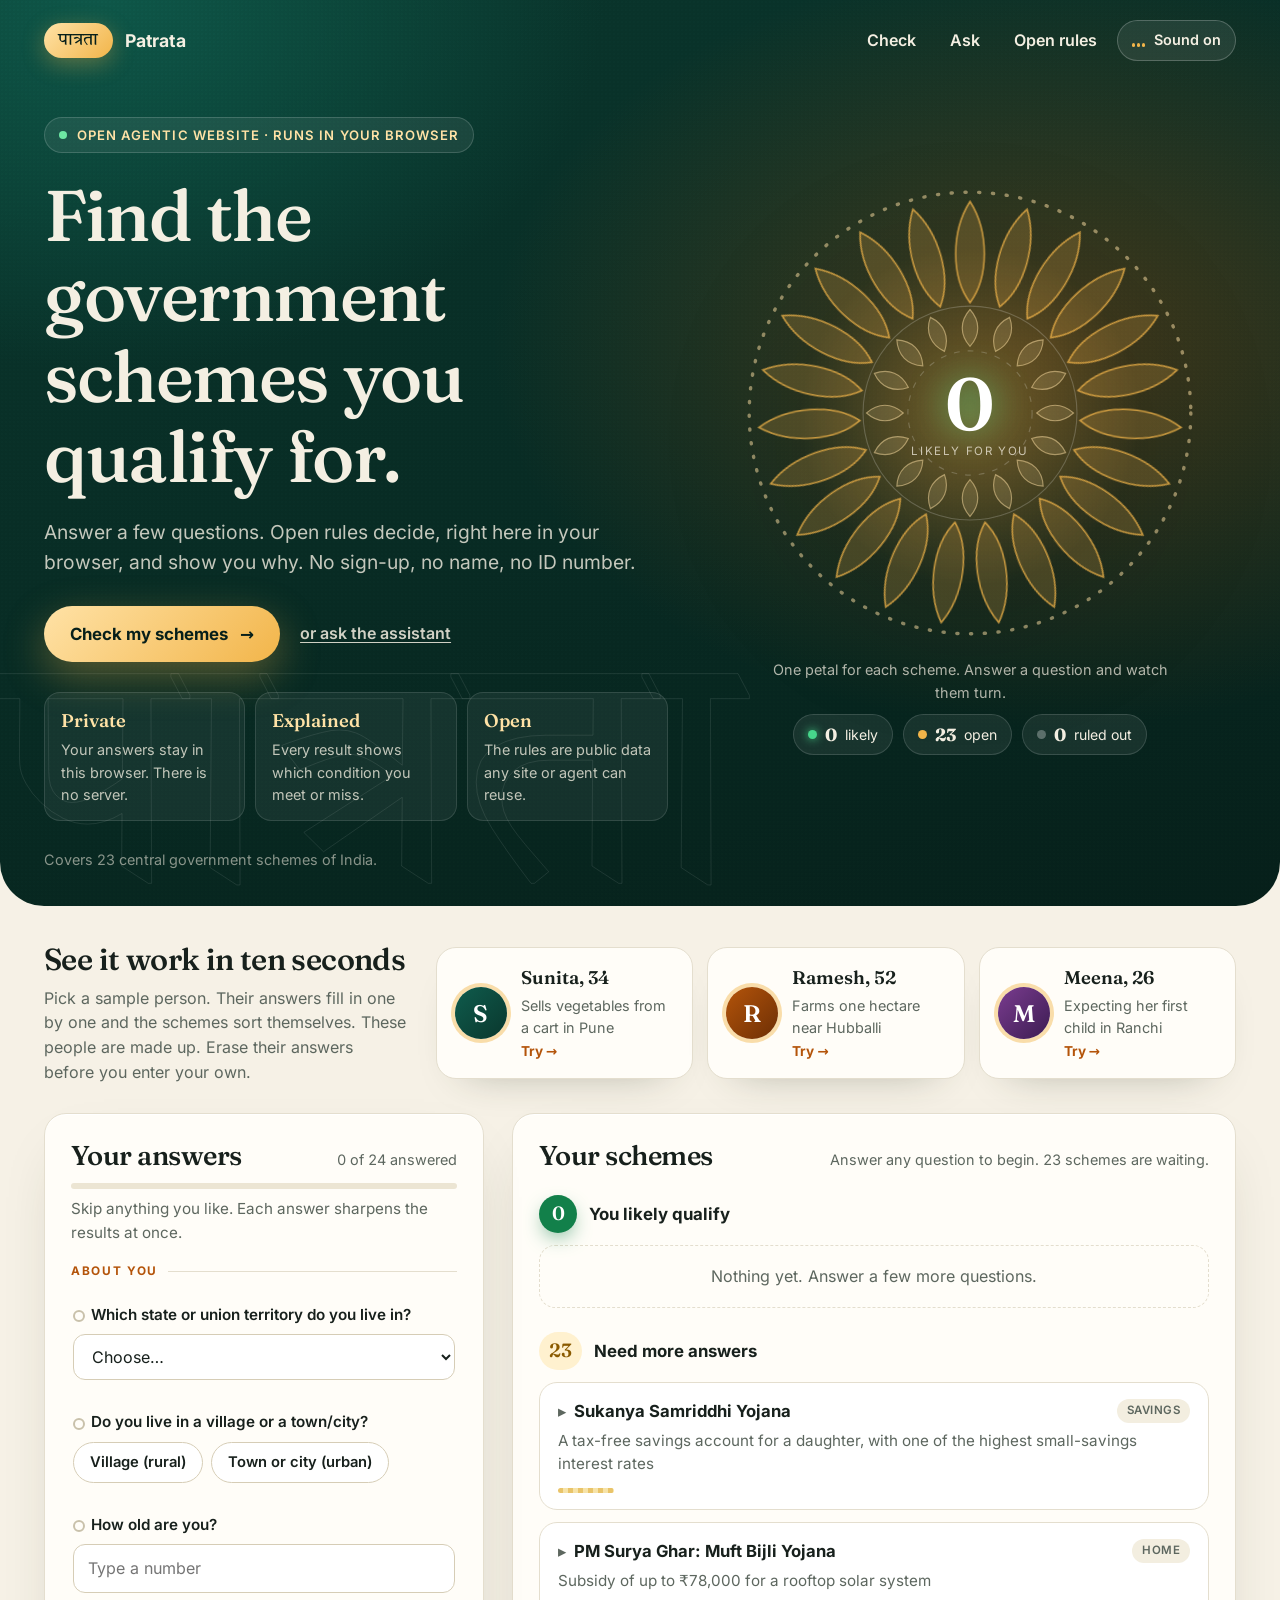
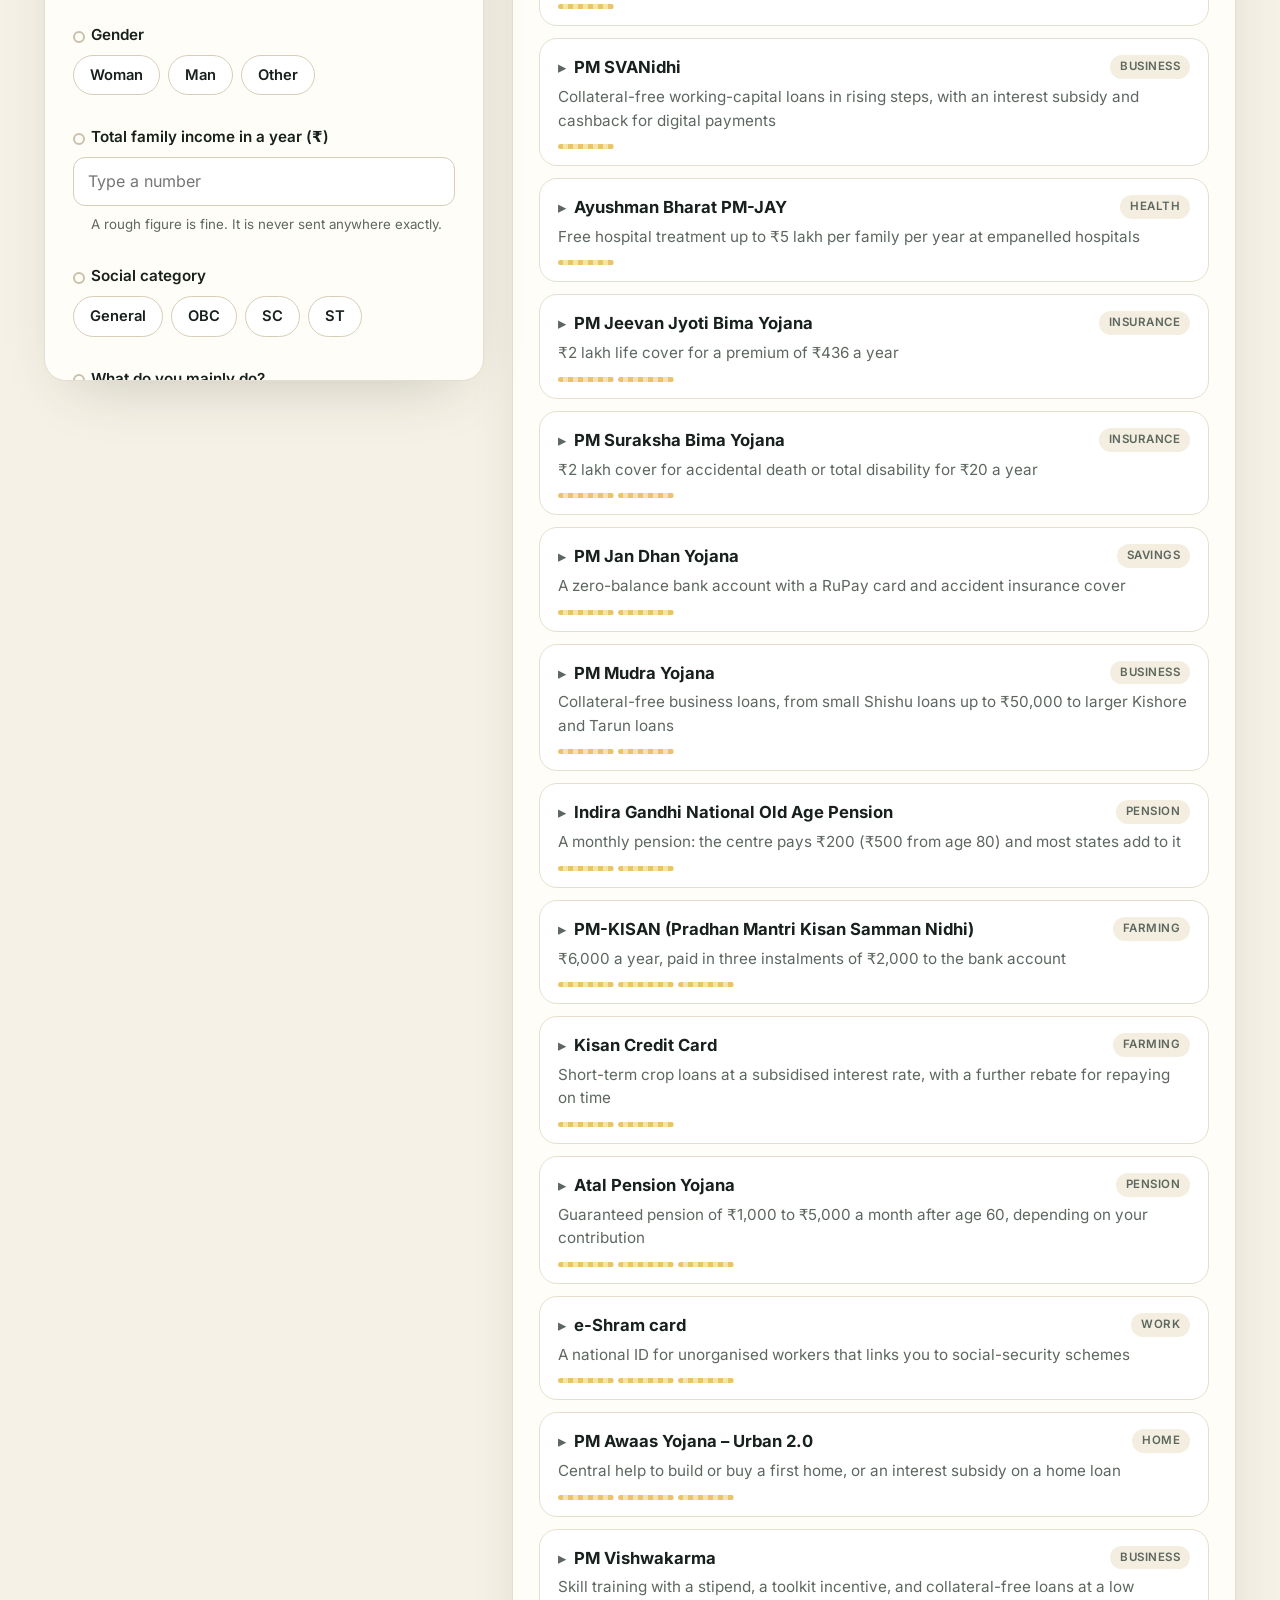
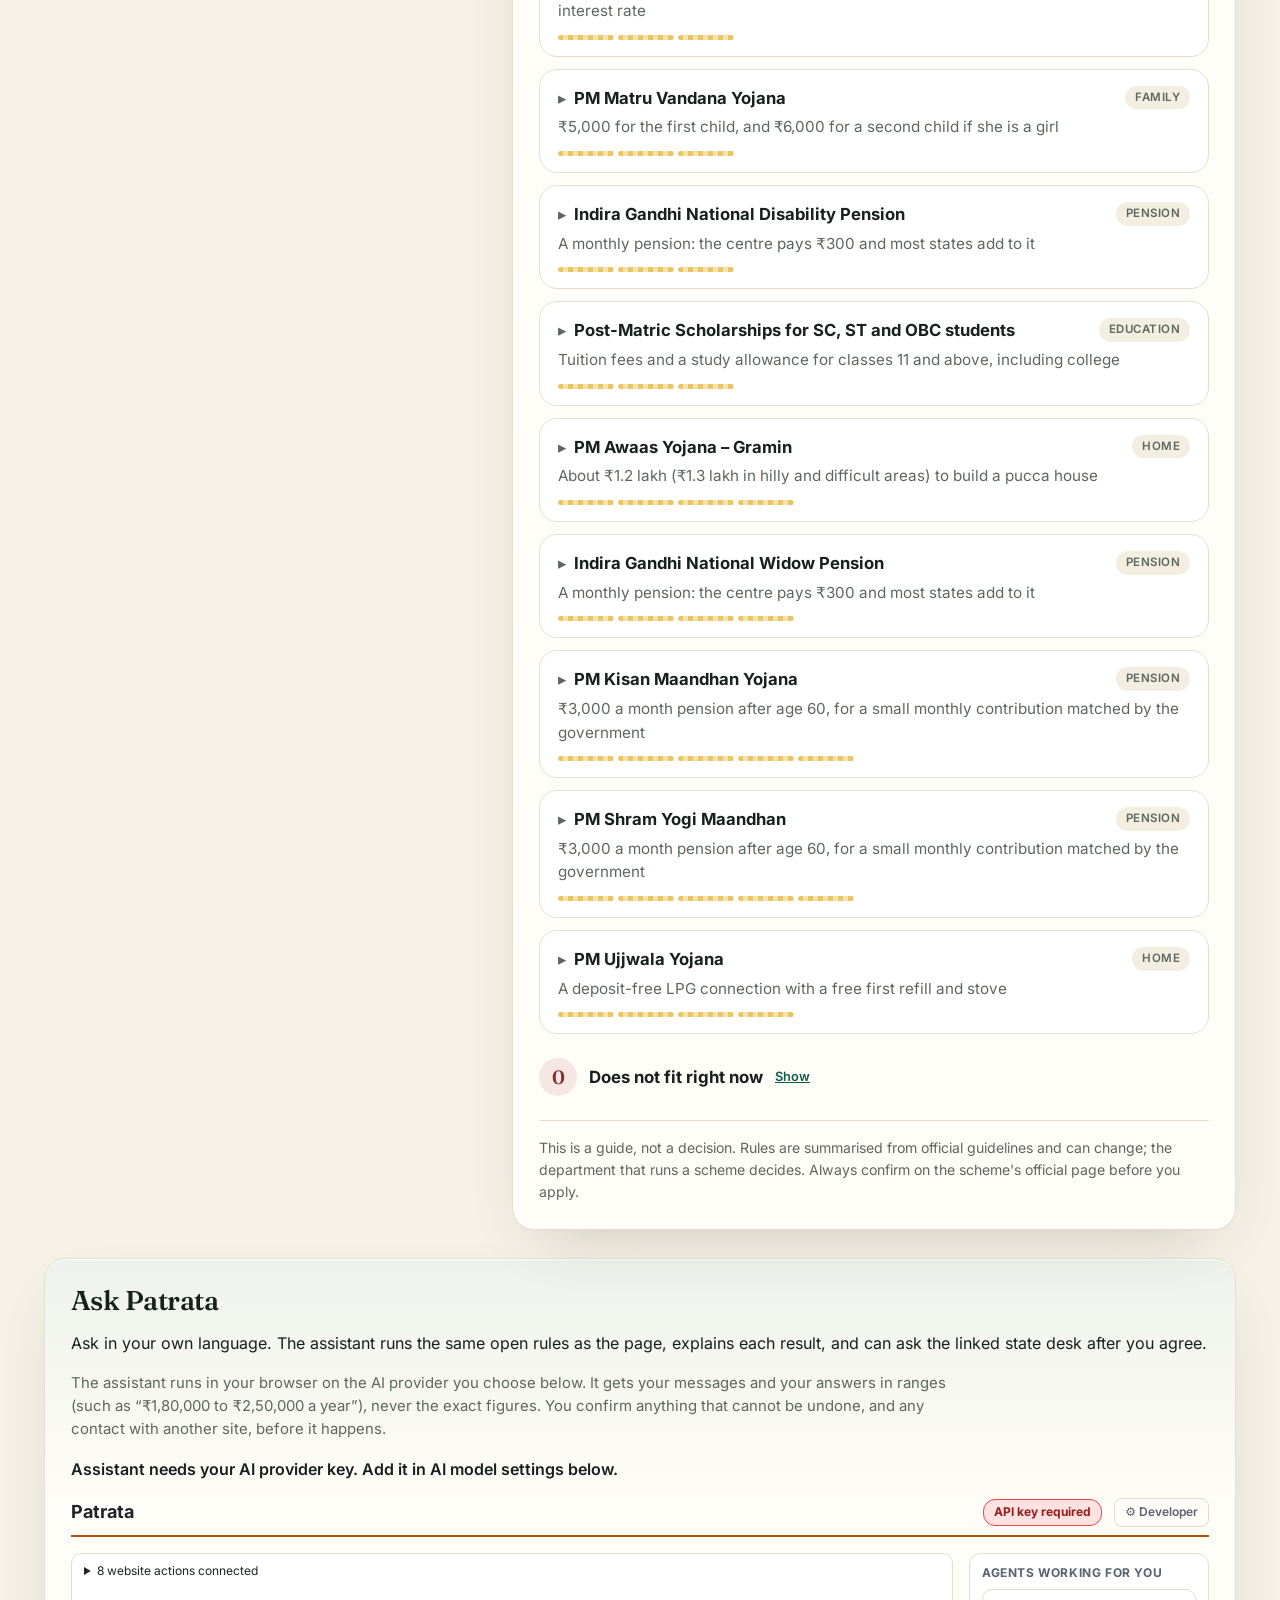
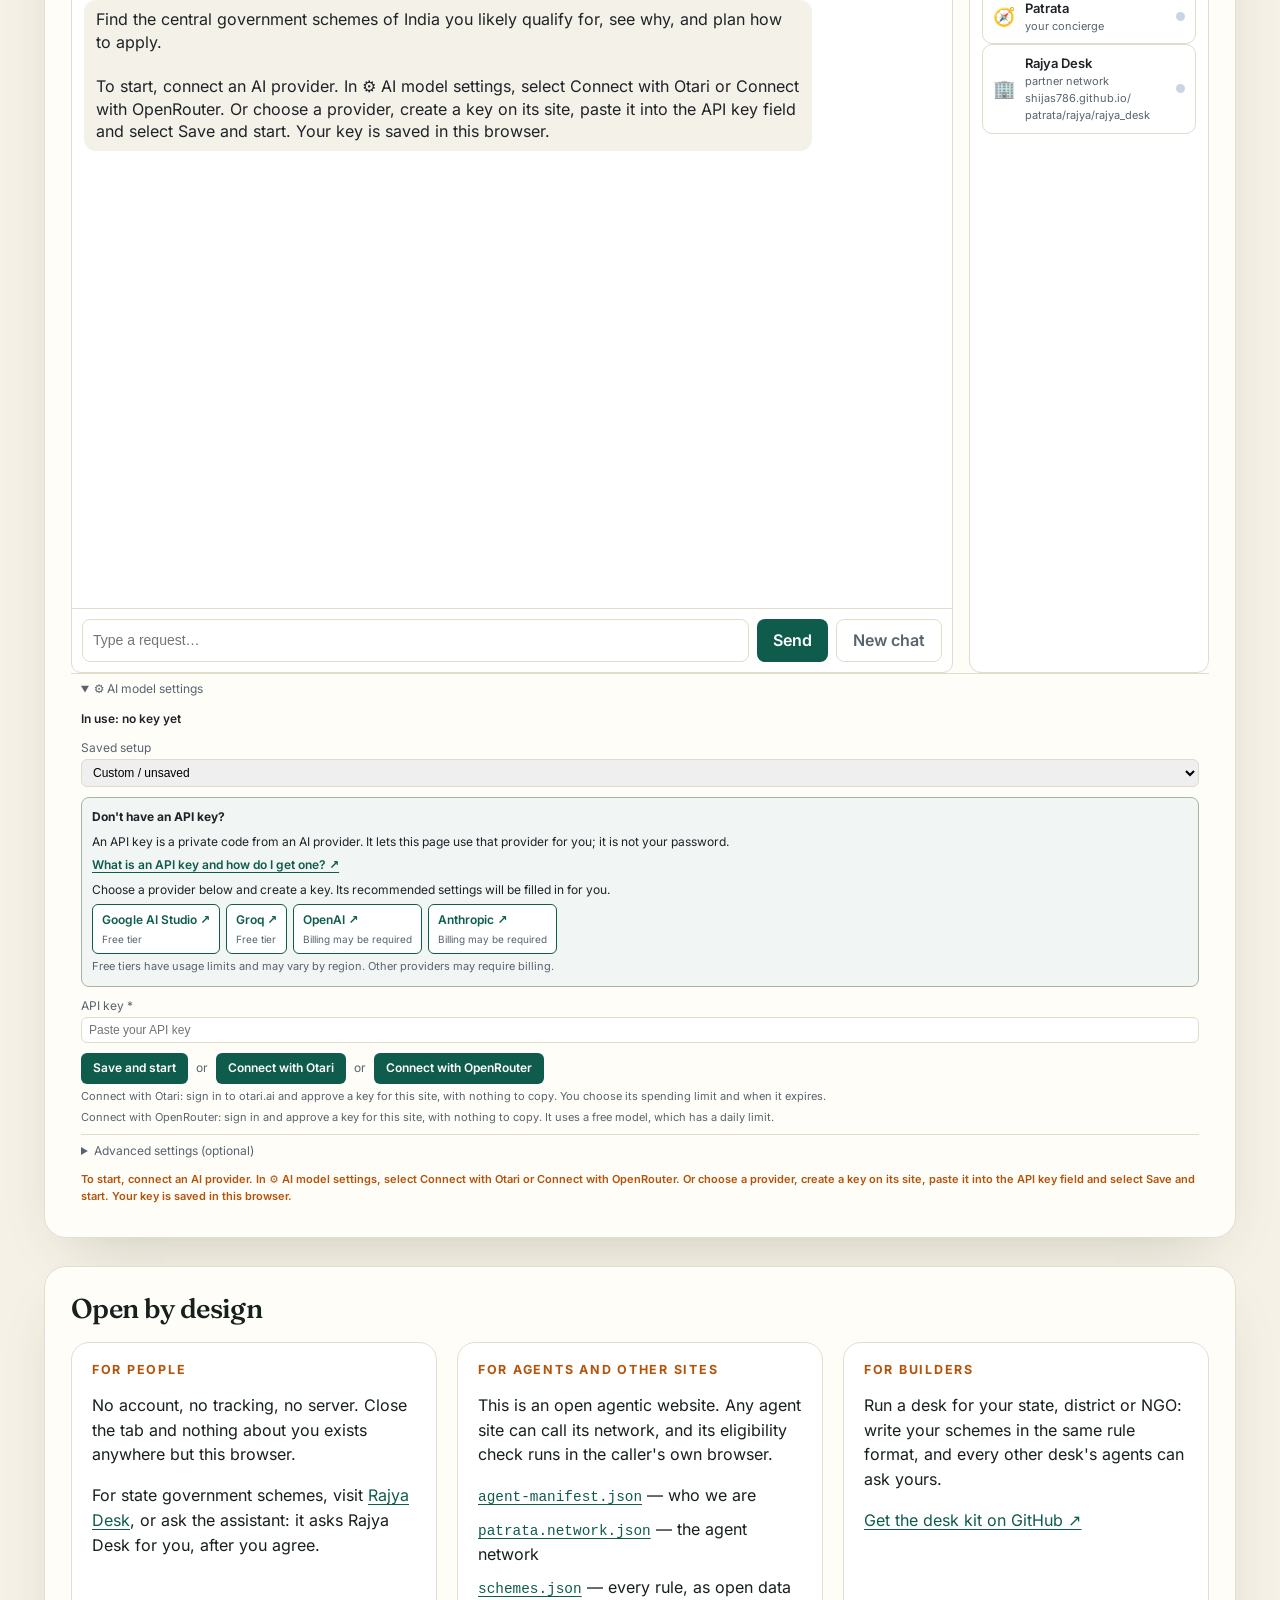
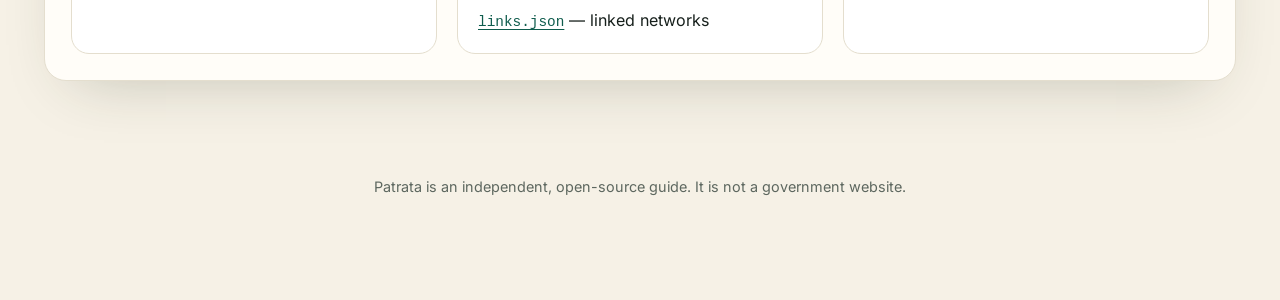
<file: index.html>
<!doctype html>
<html lang="en">
<head>
  <meta charset="utf-8">
  <meta name="viewport" content="width=device-width, initial-scale=1">
  <title>Patrata — find the government schemes you qualify for</title>
  <meta name="description" content="Find the government schemes you qualify for. Answer a few questions. Open rules decide, right here in your browser, and show you why. No sign-up, no name, no ID number.">
  <link rel="icon" href="favicon.svg" type="image/svg+xml">
  <link rel="stylesheet" href="styles.css">
  <style>:root { --brand: #0f5c4d; --accent: #b4540a; --ns-primary: #0f5c4d; --ns-accent: #b4540a; }</style>
  <script type="module" src="script.js"></script>
  <script type="module" src="site.js"></script>
</head>
<body>
  <div class="page-progress" aria-hidden="true"><span id="page-progress"></span></div>
  <div class="stage">
    <header class="top">
      <a class="brand" href="./"><span class="brand-mark" lang="hi">पात्रता</span> <span class="brand-name">Patrata</span></a>
      <nav>
        <a href="#check">Check</a>
        <a href="#assistant">Ask</a>
        <a href="#open">Open rules</a>
        <button id="sound" type="button" class="sound" aria-pressed="true" title="Turn sound on or off"><span class="sound-bars" aria-hidden="true"><i></i><i></i><i></i></span><span id="sound-label">Sound on</span></button>
      </nav>
    </header>

    <section class="hero">
      <span class="hero-word" lang="hi" aria-hidden="true">पात्रता</span>
      <div class="hero-copy">
        <p class="eyebrow"><span class="pulse" aria-hidden="true"></span> Open agentic website · runs in your browser</p>
        <h1>Find the government schemes you qualify for.</h1>
        <p class="lede">Answer a few questions. Open rules decide, right here in your browser, and show you why. No sign-up, no name, no ID number.</p>
        <p class="hero-actions">
          <a class="cta" href="#check">Check my schemes <span aria-hidden="true">→</span></a>
          <a class="ghost" href="#assistant">or ask the assistant</a>
        </p>
        <ul class="promises">
          <li><strong>Private</strong> Your answers stay in this browser. There is no server.</li>
          <li><strong>Explained</strong> Every result shows which condition you meet or miss.</li>
          <li><strong>Open</strong> The rules are public data any site or agent can reuse.</li>
        </ul>
      </div>
      <div class="hero-wheel">
        <div class="wheel-frame">
          <svg id="wheel" viewBox="-200 -200 400 400" aria-hidden="true"></svg>
          <div class="wheel-core">
            <span id="hero-eligible" class="wheel-number">0</span>
            <span class="wheel-label">likely for you</span>
          </div>
        </div>
        <p id="wheel-caption" class="wheel-caption">One petal for each scheme. Answer a question and watch them turn.</p>
        <ul class="legend" aria-label="Covers 23 central government schemes of India">
          <li class="legend-eligible"><b id="hero-count-eligible">0</b> likely</li>
          <li class="legend-needs_info"><b id="hero-count-needs_info">0</b> open</li>
          <li class="legend-not_eligible"><b id="hero-count-not_eligible">0</b> ruled out</li>
        </ul>
      </div>
    </section>
    <p class="scope">Covers 23 central government schemes of India.</p>
  </div>

  <main>
    <section class="personas" aria-labelledby="personas-heading" data-reveal>
      <div>
        <h2 id="personas-heading">See it work in ten seconds</h2>
        <p>Pick a sample person. Their answers fill in one by one and the schemes sort themselves. These people are made up. Erase their answers before you enter your own.</p>
      </div>
      <div id="personas" class="persona-list"></div>
    </section>

    <section id="check" class="check" aria-labelledby="check-heading">
      <div class="panel form-panel" data-reveal>
        <div class="panel-head">
          <h2 id="check-heading">Your answers</h2>
          <span id="progress" class="progress"></span>
        </div>
        <div class="bar" aria-hidden="true"><span id="progress-bar"></span></div>
        <p class="hint">Skip anything you like. Each answer sharpens the results at once. <a class="to-results" href="#results">See my schemes ↓</a></p>
        <form id="questions" novalidate onsubmit="return false"></form>
        <p id="form-status" role="status" class="form-status"></p>
        <p class="form-foot"><button id="erase" type="button" class="quiet">Erase my answers</button> <a class="to-results" href="#results">See my schemes ↓</a></p>
      </div>

      <div id="results" class="panel results-panel" aria-live="polite" data-reveal>
        <div class="panel-head">
          <h2>Your schemes</h2>
          <span id="summary" class="progress"></span>
        </div>
        <section class="verdict verdict-eligible">
          <h3><span id="count-eligible" class="count">0</span> You likely qualify</h3>
          <div id="list-eligible"></div>
        </section>
        <section class="verdict verdict-needs_info">
          <h3><span id="count-needs_info" class="count">0</span> Need more answers</h3>
          <div id="list-needs_info"></div>
        </section>
        <details class="verdict verdict-not_eligible">
          <summary><h3><span id="count-not_eligible" class="count">0</span> Does not fit right now</h3></summary>
          <div id="list-not_eligible"></div>
        </details>
        <p id="disclaimer" class="disclaimer"></p>
      </div>
    </section>

    <section id="plan" class="panel plan" aria-labelledby="plan-heading" hidden>
      <div class="panel-head">
        <h2 id="plan-heading">My plan</h2>
        <button id="print-plan" type="button" class="quiet">Print or save as PDF</button>
      </div>
      <div class="plan-grid">
        <div>
          <h3>Schemes to apply for</h3>
          <ol id="plan-schemes"></ol>
        </div>
        <div>
          <h3>Documents to keep ready</h3>
          <ul id="plan-documents" class="checklist"></ul>
        </div>
      </div>
    </section>

    <section id="assistant" class="assistant panel" data-reveal aria-labelledby="assistant-heading">
      <h2 id="assistant-heading">Ask Patrata</h2>
      <p>Ask in your own language. The assistant runs the same open rules as the page, explains each result, and can ask the linked state desk after you agree.</p>
      <p class="assistant-note">The assistant runs in your browser on the AI provider you choose below. It gets your messages and your answers in ranges (such as “₹1,80,000 to ₹2,50,000 a year”), never the exact figures. You confirm anything that cannot be undone, and any contact with another site, before it happens.</p>
      <p id="assistant-status" role="status">Connecting the assistant… If this message stays, the assistant could not load. You can still use the page directly.</p>
      <div id="agent-app">
        <div data-ns-slot="header"></div>
        <div class="assistant-panels">
          <div data-ns-slot="chat"></div>
          <div data-ns-slot="agents"></div>
        </div>
        <div data-ns-slot="settings"></div>
      </div>
    </section>

    <section id="open" class="panel open" data-reveal aria-labelledby="open-heading">
      <h2 id="open-heading">Open by design</h2>
      <div class="open-grid">
        <div>
          <h3>For people</h3>
          <p>No account, no tracking, no server. Close the tab and nothing about you exists anywhere but this browser.</p>
          <p>For state government schemes, visit <a id="partner-link" href="https://shijas786.github.io/patrata/rajya/">Rajya Desk</a>, or ask the assistant: it asks Rajya Desk for you, after you agree.</p>
        </div>
        <div>
          <h3>For agents and other sites</h3>
          <p>This is an open agentic website. Any agent site can call its network, and its eligibility check runs in the caller's own browser.</p>
          <ul class="files">
            <li><a href="agent-manifest.json">agent-manifest.json</a> — who we are</li>
            <li><a href="patrata.network.json">patrata.network.json</a> — the agent network</li>
            <li><a href="schemes.json">schemes.json</a> — every rule, as open data</li>
            <li><a href="links.json">links.json</a> — linked networks</li>
          </ul>
        </div>
        <div>
          <h3>For builders</h3>
          <p>Run a desk for your state, district or NGO: write your schemes in the same rule format, and every other desk's agents can ask yours.</p>
          <p><a href="https://github.com/Shijas786/patrata">Get the desk kit on GitHub ↗</a></p>
        </div>
      </div>
    </section>
  </main>

  <a id="dock" class="dock" href="#results"><b id="dock-eligible">0</b> likely · <b id="dock-open">0</b> open <span aria-hidden="true">↓</span></a>

  <footer>
    <p>Patrata is an independent, open-source guide. It is not a government website.</p>
  </footer>
</body>
</html>
</file>
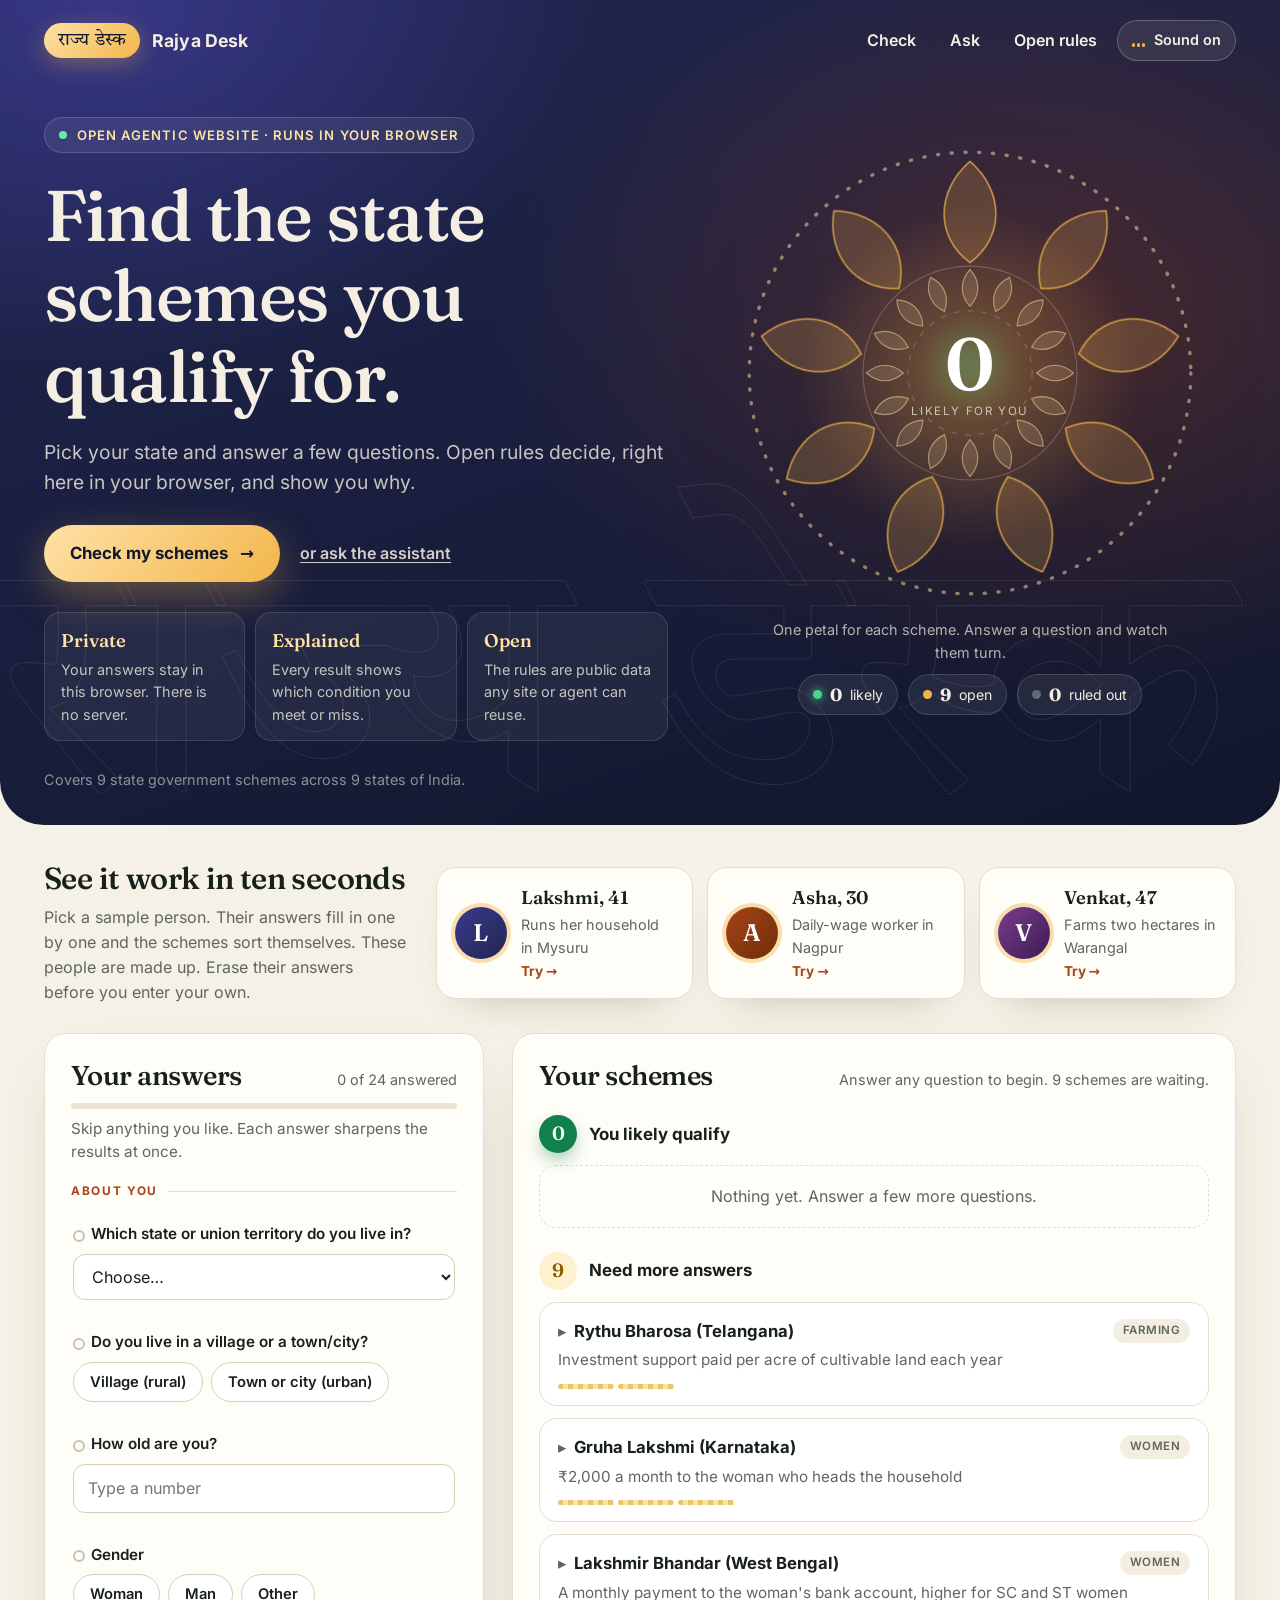
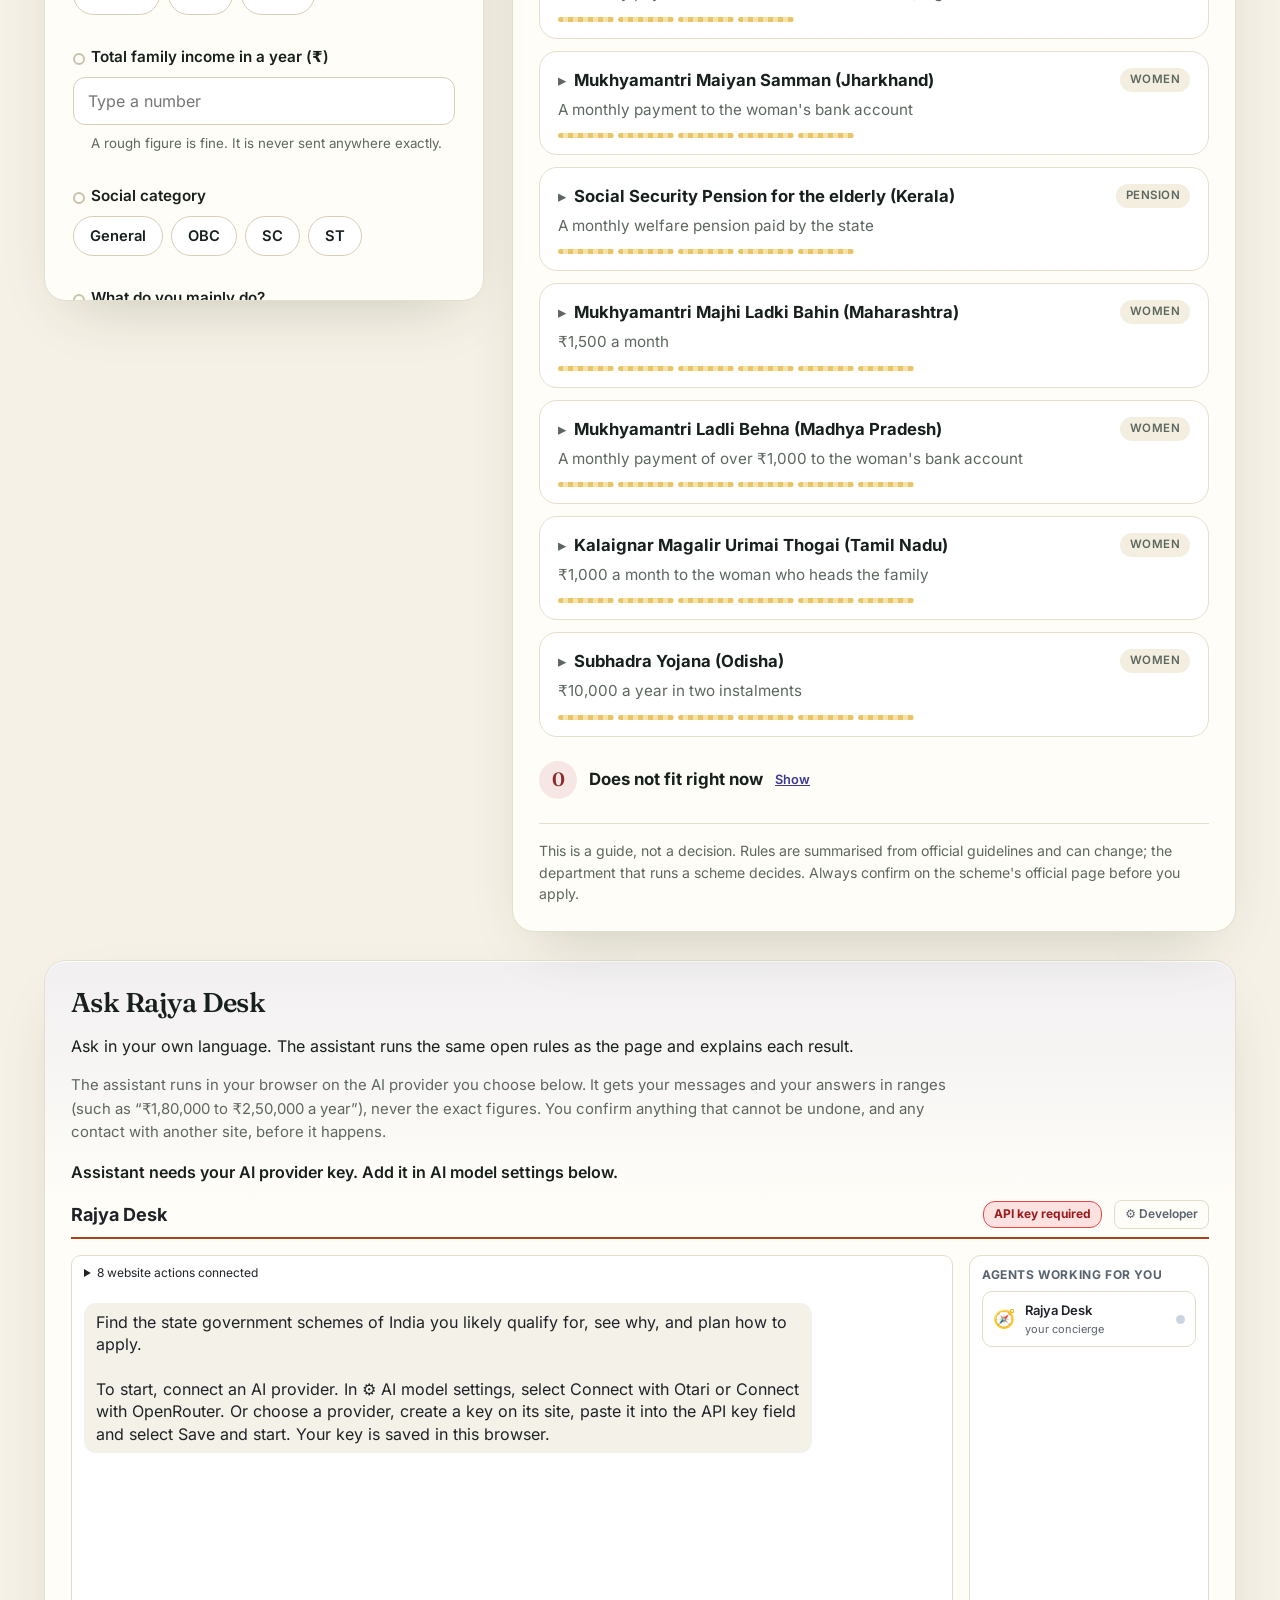
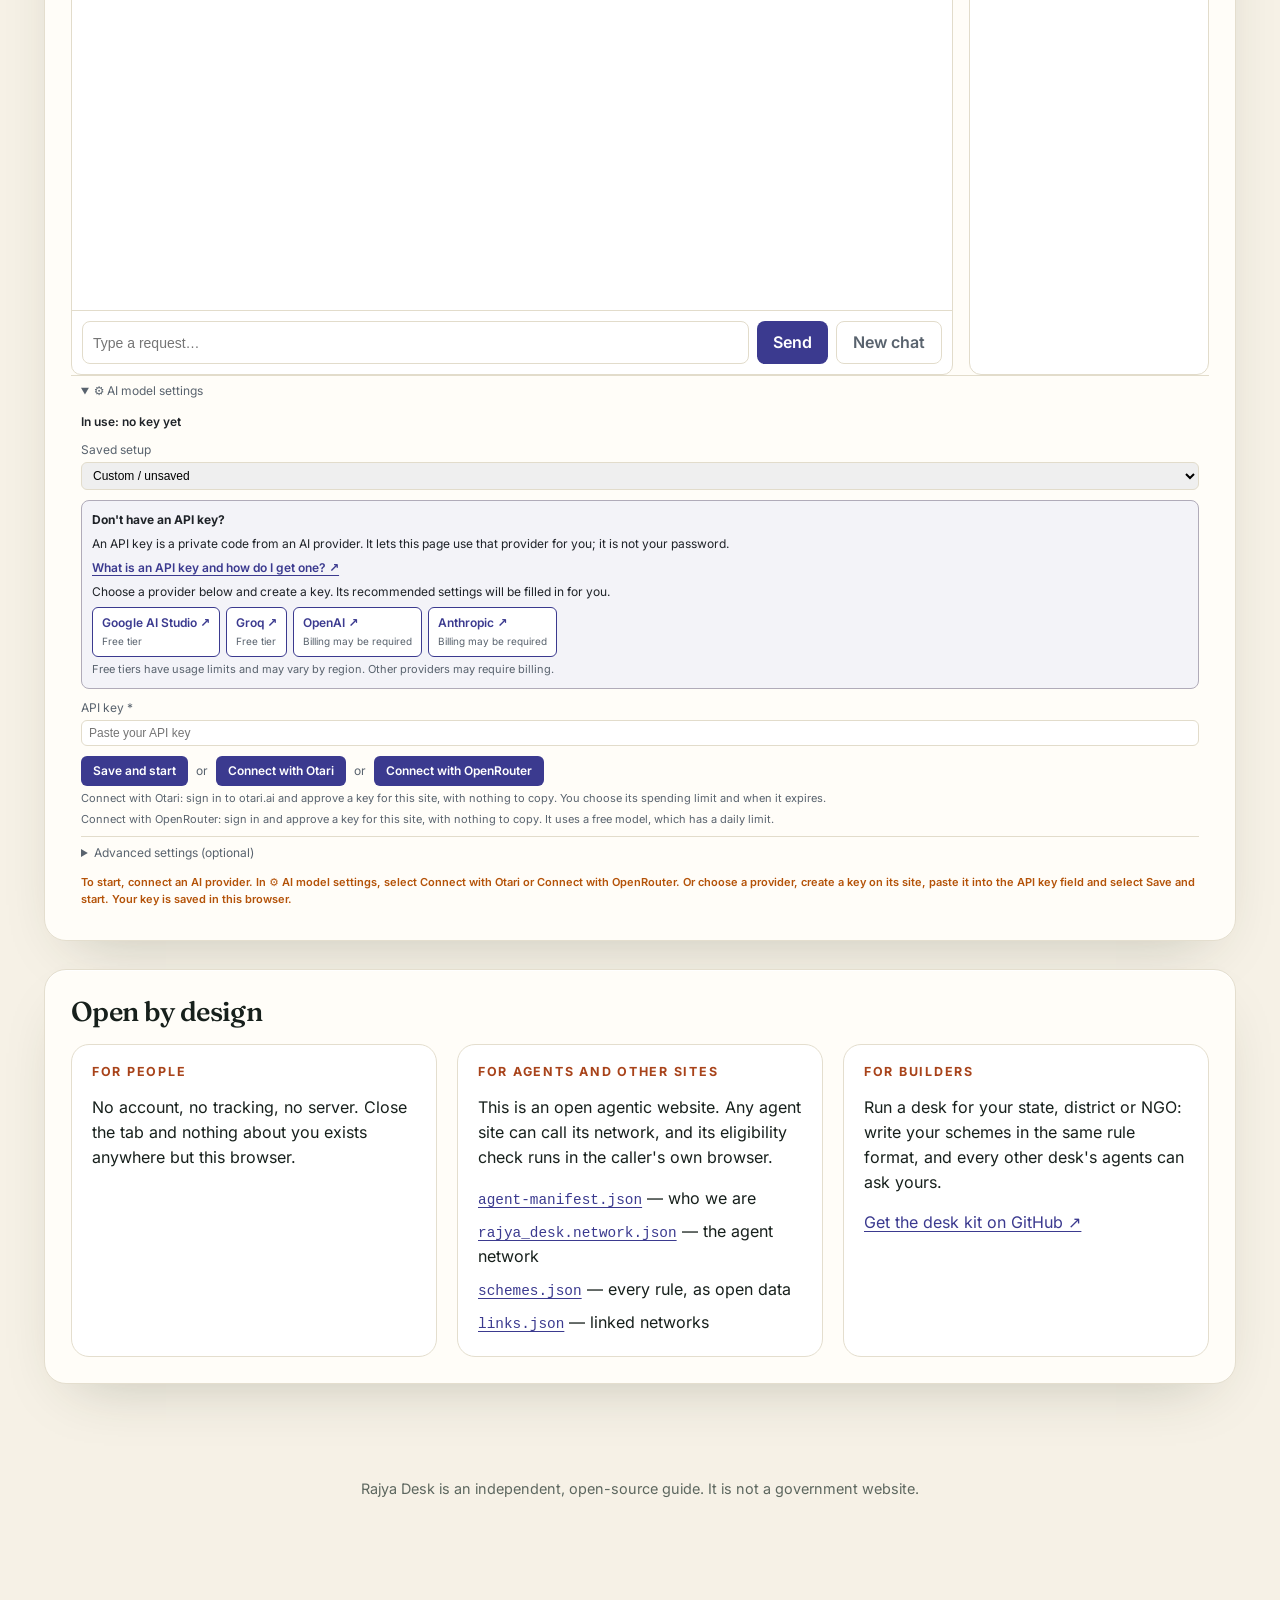
<file: rajya/index.html>
<!doctype html>
<html lang="en">
<head>
  <meta charset="utf-8">
  <meta name="viewport" content="width=device-width, initial-scale=1">
  <title>Rajya Desk — state government schemes you qualify for</title>
  <meta name="description" content="Find the state schemes you qualify for. Pick your state and answer a few questions. Open rules decide, right here in your browser, and show you why.">
  <link rel="icon" href="favicon.svg" type="image/svg+xml">
  <link rel="stylesheet" href="styles.css">
  <style>:root { --brand: #3b3a8f; --accent: #a8431a; --ns-primary: #3b3a8f; --ns-accent: #a8431a; }</style>
  <script type="module" src="script.js"></script>
  <script type="module" src="site.js"></script>
</head>
<body>
  <div class="page-progress" aria-hidden="true"><span id="page-progress"></span></div>
  <div class="stage">
    <header class="top">
      <a class="brand" href="./"><span class="brand-mark" lang="hi">राज्य डेस्क</span> <span class="brand-name">Rajya Desk</span></a>
      <nav>
        <a href="#check">Check</a>
        <a href="#assistant">Ask</a>
        <a href="#open">Open rules</a>
        <button id="sound" type="button" class="sound" aria-pressed="true" title="Turn sound on or off"><span class="sound-bars" aria-hidden="true"><i></i><i></i><i></i></span><span id="sound-label">Sound on</span></button>
      </nav>
    </header>

    <section class="hero">
      <span class="hero-word" lang="hi" aria-hidden="true">राज्य डेस्क</span>
      <div class="hero-copy">
        <p class="eyebrow"><span class="pulse" aria-hidden="true"></span> Open agentic website · runs in your browser</p>
        <h1>Find the state schemes you qualify for.</h1>
        <p class="lede">Pick your state and answer a few questions. Open rules decide, right here in your browser, and show you why.</p>
        <p class="hero-actions">
          <a class="cta" href="#check">Check my schemes <span aria-hidden="true">→</span></a>
          <a class="ghost" href="#assistant">or ask the assistant</a>
        </p>
        <ul class="promises">
          <li><strong>Private</strong> Your answers stay in this browser. There is no server.</li>
          <li><strong>Explained</strong> Every result shows which condition you meet or miss.</li>
          <li><strong>Open</strong> The rules are public data any site or agent can reuse.</li>
        </ul>
      </div>
      <div class="hero-wheel">
        <div class="wheel-frame">
          <svg id="wheel" viewBox="-200 -200 400 400" aria-hidden="true"></svg>
          <div class="wheel-core">
            <span id="hero-eligible" class="wheel-number">0</span>
            <span class="wheel-label">likely for you</span>
          </div>
        </div>
        <p id="wheel-caption" class="wheel-caption">One petal for each scheme. Answer a question and watch them turn.</p>
        <ul class="legend" aria-label="Covers 9 state government schemes across 9 states of India">
          <li class="legend-eligible"><b id="hero-count-eligible">0</b> likely</li>
          <li class="legend-needs_info"><b id="hero-count-needs_info">0</b> open</li>
          <li class="legend-not_eligible"><b id="hero-count-not_eligible">0</b> ruled out</li>
        </ul>
      </div>
    </section>
    <p class="scope">Covers 9 state government schemes across 9 states of India.</p>
  </div>

  <main>
    <section class="personas" aria-labelledby="personas-heading" data-reveal>
      <div>
        <h2 id="personas-heading">See it work in ten seconds</h2>
        <p>Pick a sample person. Their answers fill in one by one and the schemes sort themselves. These people are made up. Erase their answers before you enter your own.</p>
      </div>
      <div id="personas" class="persona-list"></div>
    </section>

    <section id="check" class="check" aria-labelledby="check-heading">
      <div class="panel form-panel" data-reveal>
        <div class="panel-head">
          <h2 id="check-heading">Your answers</h2>
          <span id="progress" class="progress"></span>
        </div>
        <div class="bar" aria-hidden="true"><span id="progress-bar"></span></div>
        <p class="hint">Skip anything you like. Each answer sharpens the results at once. <a class="to-results" href="#results">See my schemes ↓</a></p>
        <form id="questions" novalidate onsubmit="return false"></form>
        <p id="form-status" role="status" class="form-status"></p>
        <p class="form-foot"><button id="erase" type="button" class="quiet">Erase my answers</button> <a class="to-results" href="#results">See my schemes ↓</a></p>
      </div>

      <div id="results" class="panel results-panel" aria-live="polite" data-reveal>
        <div class="panel-head">
          <h2>Your schemes</h2>
          <span id="summary" class="progress"></span>
        </div>
        <section class="verdict verdict-eligible">
          <h3><span id="count-eligible" class="count">0</span> You likely qualify</h3>
          <div id="list-eligible"></div>
        </section>
        <section class="verdict verdict-needs_info">
          <h3><span id="count-needs_info" class="count">0</span> Need more answers</h3>
          <div id="list-needs_info"></div>
        </section>
        <details class="verdict verdict-not_eligible">
          <summary><h3><span id="count-not_eligible" class="count">0</span> Does not fit right now</h3></summary>
          <div id="list-not_eligible"></div>
        </details>
        <p id="disclaimer" class="disclaimer"></p>
      </div>
    </section>

    <section id="plan" class="panel plan" aria-labelledby="plan-heading" hidden>
      <div class="panel-head">
        <h2 id="plan-heading">My plan</h2>
        <button id="print-plan" type="button" class="quiet">Print or save as PDF</button>
      </div>
      <div class="plan-grid">
        <div>
          <h3>Schemes to apply for</h3>
          <ol id="plan-schemes"></ol>
        </div>
        <div>
          <h3>Documents to keep ready</h3>
          <ul id="plan-documents" class="checklist"></ul>
        </div>
      </div>
    </section>

    <section id="assistant" class="assistant panel" data-reveal aria-labelledby="assistant-heading">
      <h2 id="assistant-heading">Ask Rajya Desk</h2>
      <p>Ask in your own language. The assistant runs the same open rules as the page and explains each result.</p>
      <p class="assistant-note">The assistant runs in your browser on the AI provider you choose below. It gets your messages and your answers in ranges (such as “₹1,80,000 to ₹2,50,000 a year”), never the exact figures. You confirm anything that cannot be undone, and any contact with another site, before it happens.</p>
      <p id="assistant-status" role="status">Connecting the assistant… If this message stays, the assistant could not load. You can still use the page directly.</p>
      <div id="agent-app">
        <div data-ns-slot="header"></div>
        <div class="assistant-panels">
          <div data-ns-slot="chat"></div>
          <div data-ns-slot="agents"></div>
        </div>
        <div data-ns-slot="settings"></div>
      </div>
    </section>

    <section id="open" class="panel open" data-reveal aria-labelledby="open-heading">
      <h2 id="open-heading">Open by design</h2>
      <div class="open-grid">
        <div>
          <h3>For people</h3>
          <p>No account, no tracking, no server. Close the tab and nothing about you exists anywhere but this browser.</p>
          
        </div>
        <div>
          <h3>For agents and other sites</h3>
          <p>This is an open agentic website. Any agent site can call its network, and its eligibility check runs in the caller's own browser.</p>
          <ul class="files">
            <li><a href="agent-manifest.json">agent-manifest.json</a> — who we are</li>
            <li><a href="rajya_desk.network.json">rajya_desk.network.json</a> — the agent network</li>
            <li><a href="schemes.json">schemes.json</a> — every rule, as open data</li>
            <li><a href="links.json">links.json</a> — linked networks</li>
          </ul>
        </div>
        <div>
          <h3>For builders</h3>
          <p>Run a desk for your state, district or NGO: write your schemes in the same rule format, and every other desk's agents can ask yours.</p>
          <p><a href="https://github.com/Shijas786/patrata">Get the desk kit on GitHub ↗</a></p>
        </div>
      </div>
    </section>
  </main>

  <a id="dock" class="dock" href="#results"><b id="dock-eligible">0</b> likely · <b id="dock-open">0</b> open <span aria-hidden="true">↓</span></a>

  <footer>
    <p>Rajya Desk is an independent, open-source guide. It is not a government website.</p>
  </footer>
</body>
</html>
</file>
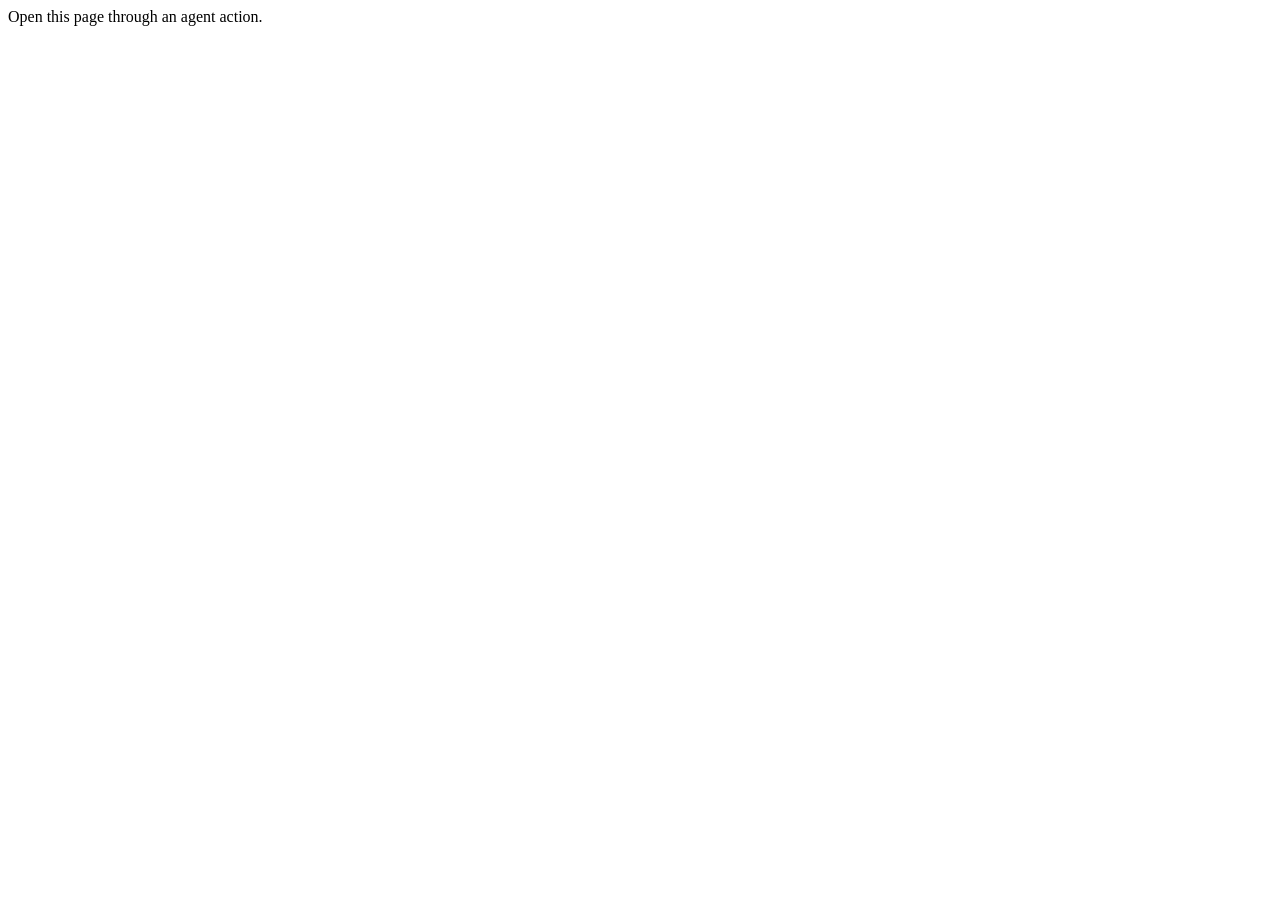
<file: bridge/action-bridge.html>
<!doctype html>
<!--
  Action bridge, copied here by build_network.mjs. Do not edit it.
  Other agent sites load this page in a hidden frame before they run this site's network.
  It reads agent-manifest.json in this folder. That manifest names bridge-actions.js when
  this folder has it, and the page then shares the actions it registers with the callers
  they list. Otherwise it shares no actions and loads none of the site's own code.
  Do not block framing for this folder.
-->
<html lang="en">
  <head>
    <meta charset="utf-8">
    <meta name="robots" content="noindex">
    <title>Action bridge</title>
    <script type="module" src="../runtime/action-bridge.js"></script>
  </head>
  <body></body>
</html>
</file>
<file: styles.css>
@font-face { font-family: "Fraunces"; src: url("fonts/fraunces.woff2") format("woff2"); font-weight: 100 900; font-display: swap; }
@font-face { font-family: "Inter"; src: url("fonts/inter.woff2") format("woff2"); font-weight: 100 900; font-display: swap; }
@font-face { font-family: "Tiro Devanagari Hindi"; src: url("fonts/tiro-devanagari-hindi.woff2") format("woff2"); font-display: swap; }

:root {
  --brand: #0f5c4d;
  --accent: #b4540a;
  --deep: color-mix(in srgb, var(--brand) 52%, #04100c);
  --deeper: color-mix(in srgb, var(--brand) 26%, #030a08);
  --gold: #f2b54a;
  --ink: #17201c;
  --muted: #5d675f;
  --line: #e4dece;
  --paper: #f6f1e6;
  --card: #fffdf8;
  --ok: #12804a;
  --ok-bg: #e2f4e8;
  --wait: #8a5a00;
  --wait-bg: #fff1cf;
  --no: #8b2b2b;
  --no-bg: #f6e7e4;
  --radius: 22px;
  --ease: cubic-bezier(.2, .8, .2, 1);
  --display: "Fraunces", "Tiro Devanagari Hindi", Georgia, serif;
  --text: "Inter", system-ui, -apple-system, "Segoe UI", Roboto, "Noto Sans", "Noto Sans Devanagari", sans-serif;
}
* { box-sizing: border-box; }
html { scroll-behavior: smooth; scroll-padding-top: 16px; }
body {
  margin: 0;
  font-family: var(--text);
  color: var(--ink);
  background: var(--paper);
  line-height: 1.55;
  -webkit-font-smoothing: antialiased;
}
a { color: var(--brand); text-underline-offset: 3px; }
h1, h2, h3 { line-height: 1.12; margin: 0; }
h1, h2 { font-family: var(--display); font-weight: 560; letter-spacing: -0.02em; }
:focus-visible { outline: 3px solid var(--gold); outline-offset: 2px; border-radius: 6px; }

/* ---- Page progress: how many questions are answered. ---- */
.page-progress { position: fixed; inset: 0 0 auto; height: 4px; z-index: 30; pointer-events: none; }
.page-progress span { display: block; height: 100%; width: 0; background: linear-gradient(90deg, var(--gold), var(--accent)); box-shadow: 0 0 14px var(--gold); transition: width .6s var(--ease); border-radius: 0 4px 4px 0; }

/* ---- The dark stage: header, hero and the scheme wheel. ---- */
.stage {
  position: relative; overflow: hidden; color: #f4efe2; isolation: isolate;
  background:
    radial-gradient(900px 620px at 82% 38%, color-mix(in srgb, var(--accent) 34%, transparent), transparent 62%),
    radial-gradient(760px 560px at 8% 0%, color-mix(in srgb, var(--brand) 85%, #fff 0%), transparent 66%),
    linear-gradient(160deg, var(--deep), var(--deeper));
  border-radius: 0 0 44px 44px;
}
.stage::before {
  /* Fine grain, so the gradients do not band. */
  content: ""; position: absolute; inset: 0; z-index: -1; opacity: .22; mix-blend-mode: overlay; pointer-events: none;
  background-image: radial-gradient(rgba(255,255,255,.16) 1px, transparent 1.2px); background-size: 4px 4px;
}
.top {
  max-width: 1240px; margin: 0 auto; padding: 20px 24px;
  display: flex; align-items: center; justify-content: space-between; gap: 16px; flex-wrap: wrap;
}
.brand { text-decoration: none; color: inherit; font-weight: 700; font-size: 1.1rem; display: flex; align-items: center; gap: 12px; letter-spacing: .01em; }
.brand-mark { font-family: "Tiro Devanagari Hindi", var(--display); color: var(--deeper); background: linear-gradient(135deg, #ffe2a6, var(--gold)); padding: 4px 14px 2px; border-radius: 999px; font-size: 1.15rem; font-weight: 400; box-shadow: 0 6px 22px rgba(242, 181, 74, .35); }
.top nav { display: flex; gap: 6px; align-items: center; flex-wrap: wrap; }
.top nav a { text-decoration: none; font-weight: 600; color: inherit; padding: 8px 14px; border-radius: 999px; transition: background .25s; }
.top nav a:hover { background: rgba(255, 255, 255, .12); }
.sound { display: inline-flex; align-items: center; gap: 9px; background: rgba(255,255,255,.08); border: 1px solid rgba(255,255,255,.22); color: inherit; padding: 8px 14px; border-radius: 999px; font-size: .9rem; }
.sound:hover { background: rgba(255,255,255,.16); }
.sound-bars { display: inline-flex; align-items: flex-end; gap: 2px; height: 14px; }
.sound-bars i { width: 3px; background: var(--gold); border-radius: 2px; height: 30%; animation: bars 1s ease-in-out infinite; }
.sound-bars i:nth-child(2) { animation-delay: .2s; }
.sound-bars i:nth-child(3) { animation-delay: .4s; }
.sound[aria-pressed="false"] .sound-bars i { animation: none; background: rgba(255,255,255,.45); }
@keyframes bars { 50% { height: 100%; } }

.hero {
  position: relative; max-width: 1240px; margin: 0 auto; padding: 36px 24px 20px;
  display: grid; grid-template-columns: minmax(0, 1.08fr) minmax(320px, .92fr); gap: 36px; align-items: center;
}
.hero-word {
  position: absolute; left: -2%; bottom: -16%; z-index: -1; pointer-events: none; white-space: nowrap;
  font-family: "Tiro Devanagari Hindi", serif; font-size: clamp(9rem, 26vw, 24rem); line-height: 1;
  color: transparent; -webkit-text-stroke: 1px rgba(255, 255, 255, .09);
}
.eyebrow { display: inline-flex; align-items: center; gap: 10px; margin: 0 0 22px; padding: 7px 14px; border-radius: 999px; font-size: .82rem; font-weight: 600; letter-spacing: .08em; text-transform: uppercase; color: #ffe2a6; background: rgba(255,255,255,.07); border: 1px solid rgba(255,255,255,.16); }
.pulse { flex: none; width: 8px; height: 8px; border-radius: 50%; background: #6ee7a4; box-shadow: 0 0 0 0 rgba(110,231,164,.7); animation: pulse 2s infinite; }
@keyframes pulse { 70% { box-shadow: 0 0 0 10px rgba(110,231,164,0); } 100% { box-shadow: 0 0 0 0 rgba(110,231,164,0); } }
.hero h1 { font-size: clamp(2.5rem, 5.6vw, 4.6rem); font-weight: 520; text-wrap: balance; }
.lede { font-size: clamp(1.05rem, 1.5vw, 1.25rem); color: rgba(244, 239, 226, .8); margin: 22px 0 28px; max-width: 34em; }
.hero-actions { display: flex; gap: 20px; align-items: center; flex-wrap: wrap; margin: 0 0 30px; }
.cta {
  position: relative; overflow: hidden; display: inline-flex; gap: 12px; align-items: center; text-decoration: none; font-weight: 700; font-size: 1.05rem;
  color: var(--deeper); background: linear-gradient(135deg, #ffe2a6, var(--gold)); padding: 15px 26px; border-radius: 999px;
  box-shadow: 0 14px 40px rgba(242, 181, 74, .35); transition: transform .3s var(--ease), box-shadow .3s;
}
.cta:hover { transform: translateY(-2px) scale(1.02); box-shadow: 0 20px 50px rgba(242, 181, 74, .5); }
.cta span { transition: transform .3s var(--ease); }
.cta:hover span { transform: translateX(5px); }
.cta::after { content: ""; position: absolute; inset: 0; background: linear-gradient(110deg, transparent 30%, rgba(255,255,255,.7) 50%, transparent 70%); transform: translateX(-120%); animation: sheen 4.5s ease-in-out infinite; }
@keyframes sheen { 0%, 60% { transform: translateX(-120%); } 100% { transform: translateX(120%); } }
.ghost { color: rgba(244,239,226,.85); font-weight: 600; }
.promises { list-style: none; padding: 0; margin: 0; display: grid; gap: 10px; grid-template-columns: repeat(3, minmax(0, 1fr)); }
.promises li { padding: 14px 16px; border-radius: 16px; background: rgba(255,255,255,.06); border: 1px solid rgba(255,255,255,.12); backdrop-filter: blur(6px); font-size: .9rem; color: rgba(244,239,226,.78); transition: transform .3s var(--ease), background .3s; }
.promises li:hover { transform: translateY(-4px); background: rgba(255,255,255,.1); }
.promises strong { display: block; color: #ffe2a6; font-family: var(--display); font-size: 1.15rem; font-weight: 560; margin-bottom: 4px; }
.scope { max-width: 1240px; margin: 0 auto; padding: 8px 24px 34px; color: rgba(244,239,226,.55); font-size: .9rem; }

/* Entrance: the hero's parts rise in turn. */
.hero-copy > *, .hero-wheel { animation: rise .9s var(--ease) both; }
.hero-copy > :nth-child(2) { animation-delay: .08s; }
.hero-copy > :nth-child(3) { animation-delay: .16s; }
.hero-copy > :nth-child(4) { animation-delay: .24s; }
.hero-copy > :nth-child(5) { animation-delay: .32s; }
.hero-wheel { animation-delay: .2s; }
@keyframes rise { from { opacity: 0; transform: translateY(26px); } }

/* ---- The scheme wheel. ---- */
.hero-wheel { display: grid; justify-items: center; gap: 10px; }
.wheel-frame { position: relative; width: min(100%, 460px); aspect-ratio: 1; filter: drop-shadow(0 30px 60px rgba(0,0,0,.35)); }
.wheel-frame::before { content: ""; position: absolute; inset: 12%; border-radius: 50%; background: radial-gradient(circle, color-mix(in srgb, var(--gold) 36%, transparent), transparent 68%); animation: glow 5s ease-in-out infinite; }
@keyframes glow { 50% { transform: scale(1.12); opacity: .7; } }
#wheel { position: relative; width: 100%; height: 100%; overflow: visible; }
.wheel-outer { animation: spin 140s linear infinite; transform-origin: 0 0; }
.wheel-middle { animation: spin 90s linear infinite reverse; transform-origin: 0 0; }
.wheel-rings { animation: spin 220s linear infinite; transform-origin: 0 0; }
@keyframes spin { to { transform: rotate(360deg); } }
.petal { cursor: pointer; stroke-width: 1.4; transition: fill .7s var(--ease), stroke .7s, opacity .7s, filter .5s; animation: bloom .9s var(--ease) both; animation-delay: calc(var(--i) * 28ms + .3s); }
@keyframes bloom { from { opacity: 0; } }
.petal:hover { filter: brightness(1.35) drop-shadow(0 0 8px rgba(255,255,255,.6)); }
.petal-needs_info { fill: rgba(242, 181, 74, .2); stroke: rgba(242, 181, 74, .75); }
.petal-eligible { fill: #46d68b; stroke: #c8ffe0; filter: drop-shadow(0 0 7px rgba(70, 214, 139, .85)); }
.petal-not_eligible { fill: rgba(255,255,255,.035); stroke: rgba(255,255,255,.16); }
.leaf { fill: rgba(255, 226, 166, .14); stroke: rgba(255, 226, 166, .5); stroke-width: 1; }
.ring { fill: none; stroke: rgba(255,255,255,.2); stroke-width: 1; }
.ring-dots { stroke-dasharray: 1 11; stroke-width: 3; stroke-linecap: round; stroke: rgba(255, 226, 166, .5); }
.ring-dash { stroke-dasharray: 5 7; }
.wheel-core { position: absolute; inset: 0; display: grid; place-content: center; text-align: center; pointer-events: none; }
.wheel-number { font-family: var(--display); font-size: clamp(3rem, 7vw, 4.6rem); font-weight: 600; line-height: .9; color: #fff; text-shadow: 0 0 34px rgba(70, 214, 139, .8); display: inline-block; }
.wheel-label { font-size: .72rem; letter-spacing: .14em; text-transform: uppercase; color: rgba(244,239,226,.75); margin-top: 6px; }
.wheel-caption { min-height: 3em; max-width: 30em; margin: 0; text-align: center; font-size: .9rem; color: rgba(244,239,226,.72); }
.legend { list-style: none; display: flex; gap: 10px; padding: 0; margin: 0; flex-wrap: wrap; justify-content: center; }
.legend li { display: inline-flex; gap: 8px; align-items: center; padding: 6px 14px; border-radius: 999px; background: rgba(255,255,255,.07); border: 1px solid rgba(255,255,255,.14); font-size: .88rem; }
.legend li::before { content: ""; width: 9px; height: 9px; border-radius: 50%; }
.legend b { font-family: var(--display); font-size: 1.1rem; display: inline-block; }
.legend-eligible::before { background: #46d68b; box-shadow: 0 0 10px #46d68b; }
.legend-needs_info::before { background: var(--gold); }
.legend-not_eligible::before { background: rgba(255,255,255,.3); }

/* ---- Sample people. ---- */
.personas { display: grid; grid-template-columns: minmax(240px, 1fr) 2.2fr; gap: 28px; align-items: center; margin-top: 36px; }
.personas h2 { font-size: 1.9rem; }
.personas p { color: var(--muted); margin: 10px 0 0; }
.persona-list { display: grid; grid-template-columns: repeat(3, minmax(0, 1fr)); gap: 14px; }
.persona {
  display: grid; grid-template-columns: auto 1fr; gap: 2px 14px; align-items: center; text-align: left; color: var(--ink);
  background: var(--card); border: 1px solid var(--line); border-radius: 20px; padding: 16px 18px;
  box-shadow: 0 20px 44px -30px rgba(40, 50, 30, .4); transition: translate .35s var(--ease), box-shadow .35s, border-color .35s;
}
.persona:hover { translate: 0 -5px; border-color: var(--gold); box-shadow: 0 28px 50px -26px rgba(180, 120, 20, .55); }
.persona-face { grid-row: span 3; display: grid; place-items: center; width: 52px; height: 52px; border-radius: 50%; font-family: var(--display); font-size: 1.5rem; color: #fff; background: linear-gradient(135deg, var(--brand), var(--deep)); box-shadow: 0 0 0 4px color-mix(in srgb, var(--gold) 45%, transparent); }
.persona:nth-child(2) .persona-face { background: linear-gradient(135deg, var(--accent), #6d2f05); }
.persona:nth-child(3) .persona-face { background: linear-gradient(135deg, #7a3c8f, #3c1c52); }
.persona strong { font-family: var(--display); font-size: 1.15rem; font-weight: 600; }
.persona span:not(.persona-face) { color: var(--muted); font-size: .9rem; font-weight: 400; }
.persona em { font-style: normal; font-weight: 700; font-size: .85rem; color: var(--accent); }

/* ---- Panels. ---- */
main { max-width: 1240px; margin: 0 auto; padding: 0 24px 56px; }
.panel {
  background: var(--card); border: 1px solid var(--line); border-radius: var(--radius); padding: 26px; margin-top: 28px;
  box-shadow: 0 1px 0 #fff inset, 0 24px 60px -30px rgba(40, 50, 30, .28);
}
[data-reveal] { opacity: 0; transform: translateY(28px); transition: opacity .8s var(--ease), transform .8s var(--ease); }
[data-reveal].is-seen { opacity: 1; transform: none; }
.panel-head { display: flex; align-items: baseline; justify-content: space-between; gap: 12px; flex-wrap: wrap; }
.panel h2 { font-size: 1.7rem; }
.progress { color: var(--muted); font-size: .9rem; font-variant-numeric: tabular-nums; }
.bar { height: 6px; border-radius: 999px; background: #ece5d3; margin: 12px 0 4px; overflow: hidden; }
.bar span { display: block; height: 100%; width: 0; border-radius: 999px; background: linear-gradient(90deg, var(--brand), var(--gold)); transition: width .6s var(--ease); }
.hint { color: var(--muted); margin: 8px 0 18px; font-size: .95rem; }
.check { display: grid; grid-template-columns: minmax(320px, 440px) minmax(0, 1fr); gap: 28px; align-items: start; margin-top: 28px; }
.check .panel { margin-top: 0; }
.form-panel { position: sticky; top: 16px; max-height: calc(100vh - 32px); overflow: auto; scrollbar-width: thin; }

/* ---- Questions. ---- */
.group { border: 0; padding: 0; margin: 0 0 22px; }
.group legend { font-weight: 700; color: var(--accent); padding: 0; margin-bottom: 10px; font-size: .74rem; text-transform: uppercase; letter-spacing: .14em; display: flex; align-items: center; gap: 10px; width: 100%; }
.group legend::after { content: ""; flex: 1; height: 1px; background: var(--line); }
.question { display: grid; gap: 8px; margin: 0 -10px 6px; padding: 10px; border-radius: 14px; border: 2px solid transparent; transition: background .3s, border-color .3s; }
.question label, .q-label { font-weight: 600; font-size: .95rem; position: relative; padding-left: 18px; }
.question label::before, .q-label::before { content: ""; position: absolute; left: 0; top: .5em; width: 8px; height: 8px; border-radius: 50%; border: 2px solid #c9c1ab; transition: all .35s var(--ease); }
.question.is-answered label::before, .question.is-answered .q-label::before { background: var(--ok); border-color: var(--ok); box-shadow: 0 0 0 4px var(--ok-bg); }
.question small { color: var(--muted); padding-left: 18px; }
.question select, .question input[type="number"] {
  font: inherit; padding: 11px 14px; border: 1.5px solid #d6cdb6; border-radius: 12px; background: #fff; color: var(--ink); width: 100%;
  transition: border-color .2s, box-shadow .2s;
}
.question select:focus, .question input:focus { outline: none; border-color: var(--brand); box-shadow: 0 0 0 4px color-mix(in srgb, var(--brand) 18%, transparent); }
.chips { display: flex; flex-wrap: wrap; gap: 8px; }
.chip {
  background: #fff; color: var(--ink); border: 1.5px solid #d6cdb6; border-radius: 999px; padding: 8px 16px; font-weight: 600; font-size: .92rem;
  transition: transform .2s var(--ease), background .25s, color .25s, border-color .25s, box-shadow .25s;
}
.chip:hover { border-color: var(--brand); transform: translateY(-1px); }
.chip:active { transform: scale(.94); }
.chip[aria-pressed="true"] { background: var(--brand); border-color: var(--brand); color: #fff; box-shadow: 0 8px 20px -8px var(--brand); animation: press .4s var(--ease); }
@keyframes press { 40% { transform: scale(1.1); } }
.question.is-asked { border-color: var(--accent); background: #fff3e2; animation: nudge .9s ease 3; }
.question.is-asked label::after, .question.is-asked .q-label::after { content: "  ← answer here"; color: var(--accent); font-weight: 700; }
@keyframes nudge { 50% { box-shadow: 0 0 0 8px color-mix(in srgb, var(--accent) 22%, transparent); } }
.form-status { color: var(--no); min-height: 1.2em; margin: 4px 0; font-weight: 600; }
button { font: inherit; cursor: pointer; border-radius: 999px; border: 1.5px solid var(--brand); background: var(--brand); color: #fff; padding: 9px 18px; font-weight: 600; transition: transform .2s var(--ease), background .25s, box-shadow .25s; }
button:active { transform: scale(.96); }
button:disabled { opacity: .4; cursor: default; }
button.quiet, .card-actions button { background: transparent; color: var(--brand); }
button.quiet:not(:disabled):hover, .card-actions button:hover { background: color-mix(in srgb, var(--brand) 10%, transparent); }
.card-actions button.is-planned { background: var(--brand); color: #fff; }
button.link-button { background: none; border: 0; color: var(--accent); padding: 0; text-decoration: underline; margin: 4px 0 8px; border-radius: 4px; }

/* ---- Results. ---- */
.verdict { margin-top: 24px; }
.verdict h3 { font-size: 1.05rem; display: inline-flex; align-items: center; gap: 12px; }
.verdict > summary { cursor: pointer; list-style: none; }
.verdict > summary::-webkit-details-marker { display: none; }
.verdict > summary h3::after { content: "Show"; font-size: .8rem; font-weight: 600; color: var(--brand); text-decoration: underline; }
.verdict[open] > summary h3::after { content: "Hide"; }
.count { display: inline-grid; place-items: center; min-width: 38px; height: 38px; padding: 0 10px; border-radius: 999px; font-family: var(--display); font-size: 1.2rem; font-weight: 600; font-variant-numeric: tabular-nums; }
.verdict-eligible .count { background: var(--ok); color: #fff; box-shadow: 0 8px 22px -8px var(--ok); }
.verdict-needs_info .count { background: var(--wait-bg); color: var(--wait); }
.verdict-not_eligible .count { background: var(--no-bg); color: var(--no); }
.empty { color: var(--muted); margin: 12px 0; padding: 18px; border: 1.5px dashed var(--line); border-radius: 16px; text-align: center; }
.card {
  position: relative; border: 1px solid var(--line); border-radius: 18px; padding: 16px 18px; margin-top: 12px; background: #fff;
  transition: box-shadow .35s var(--ease), border-color .35s, translate .35s var(--ease);
}
.card:hover { box-shadow: 0 18px 40px -22px rgba(40, 50, 30, .45); translate: 0 -2px; }
.card-eligible { border-color: color-mix(in srgb, var(--ok) 45%, var(--line)); background: linear-gradient(180deg, #f3fbf5, #fff 70%); }
.card-not_eligible { background: #fbf8f2; }
.card-not_eligible .card-name { color: var(--muted); }
.card.is-moved { animation: arrive 1.5s var(--ease); }
@keyframes arrive { 0% { box-shadow: 0 0 0 0 color-mix(in srgb, var(--gold) 80%, transparent); } 30% { box-shadow: 0 0 0 8px color-mix(in srgb, var(--gold) 45%, transparent); } 100% { box-shadow: 0 0 0 0 transparent; } }
.card summary { cursor: pointer; display: grid; grid-template-columns: 1fr auto; gap: 4px 12px; list-style: none; border-radius: 10px; }
.card summary::-webkit-details-marker { display: none; }
.card-name { font-weight: 700; font-size: 1.04rem; }
.card-name::before { content: "▸"; display: inline-block; margin-right: 8px; color: var(--muted); transition: transform .25s var(--ease); }
.card[open] .card-name::before { transform: rotate(90deg); }
.card-tag { font-size: .72rem; font-weight: 600; letter-spacing: .04em; text-transform: uppercase; color: var(--muted); background: #f3eee0; border-radius: 999px; padding: 3px 10px; align-self: start; }
.card-benefit { grid-column: 1 / -1; color: var(--muted); font-size: .95rem; }
.meter { grid-column: 1 / -1; display: flex; gap: 4px; margin-top: 8px; }
.meter i { flex: 1; max-width: 56px; height: 5px; border-radius: 999px; background: #e9e2cf; transition: background .5s; }
.meter .segment-pass { background: var(--ok); }
.meter .segment-fail { background: #d48a80; }
.meter .segment-unknown { background: repeating-linear-gradient(90deg, #e9c46a 0 5px, #f6e3a8 5px 10px); }
.card[open] summary { margin-bottom: 14px; }
.card[open] > :not(summary) { animation: unfold .45s var(--ease) both; }
@keyframes unfold { from { opacity: 0; transform: translateY(-6px); } }
.criteria { list-style: none; padding: 0; margin: 0 0 10px; display: grid; gap: 7px; }
.criterion { display: flex; gap: 10px; align-items: baseline; }
.criterion b { flex: none; display: inline-grid; place-items: center; width: 22px; height: 22px; border-radius: 50%; font-size: .78rem; translate: 0 2px; }
.criterion-pass b { background: var(--ok-bg); color: var(--ok); }
.criterion-fail b { background: var(--no-bg); color: var(--no); }
.criterion-unknown b { background: var(--wait-bg); color: var(--wait); }
.criterion-fail { color: var(--no); }
.criterion-unknown { color: var(--wait); }
.caveat { background: var(--wait-bg); border-radius: 12px; padding: 10px 14px; margin: 10px 0; font-size: .93rem; }
.documents { color: var(--muted); }
.card p { margin: 8px 0; }
.card-actions { display: flex; gap: 14px; align-items: center; flex-wrap: wrap; }
.card small { color: var(--muted); }
.disclaimer { color: var(--muted); font-size: .88rem; border-top: 1px solid var(--line); padding-top: 16px; margin: 24px 0 0; }
.to-results { display: none; font-weight: 600; }
.form-foot { display: flex; gap: 16px; align-items: center; flex-wrap: wrap; margin: 0; }

/* ---- Plan, assistant, open files. ---- */
.plan { border-color: color-mix(in srgb, var(--gold) 60%, var(--line)); background: linear-gradient(180deg, #fff8e6, var(--card) 40%); animation: rise .7s var(--ease) both; }
.plan-grid, .open-grid { display: grid; grid-template-columns: repeat(auto-fit, minmax(260px, 1fr)); gap: 20px; margin-top: 18px; }
.plan h3, .open h3 { font-size: .78rem; letter-spacing: .14em; text-transform: uppercase; margin-bottom: 10px; color: var(--accent); }
.plan ol { padding-left: 22px; margin: 0; display: grid; gap: 10px; }
.checklist, .files { list-style: none; padding: 0; margin: 0; display: grid; gap: 8px; }
.checklist label { display: flex; gap: 10px; align-items: center; padding: 9px 12px; border-radius: 12px; background: #fff; border: 1px solid var(--line); cursor: pointer; transition: background .25s, border-color .25s; }
.checklist label:has(:checked) { background: var(--ok-bg); border-color: color-mix(in srgb, var(--ok) 40%, var(--line)); text-decoration: line-through; text-decoration-color: color-mix(in srgb, var(--ok) 50%, transparent); }
.checklist input { width: 18px; height: 18px; accent-color: var(--ok); }
.open-grid > div { padding: 20px; border-radius: 18px; background: #fff; border: 1px solid var(--line); transition: translate .35s var(--ease), box-shadow .35s; }
.open-grid > div:hover { translate: 0 -4px; box-shadow: 0 22px 44px -26px rgba(40, 50, 30, .5); }
.files a { font-family: ui-monospace, SFMono-Regular, Menlo, monospace; font-size: .9rem; }
.assistant { background: linear-gradient(180deg, color-mix(in srgb, var(--brand) 7%, var(--card)), var(--card) 240px); }
.assistant-note { color: var(--muted); font-size: .93rem; max-width: 60em; }
#assistant-status { font-weight: 600; }
footer { text-align: center; color: var(--muted); padding: 24px 20px 90px; font-size: .9rem; }

/* ---- The results dock on a phone, and the sparks. ---- */
.dock { display: none; position: fixed; left: 50%; bottom: 16px; translate: -50% 0; z-index: 20; text-decoration: none; white-space: nowrap; color: #fff; background: var(--deeper); border: 1px solid rgba(255,255,255,.2); padding: 12px 20px; border-radius: 999px; box-shadow: 0 16px 40px rgba(0,0,0,.35); font-size: .95rem; }
.dock b { color: var(--gold); font-family: var(--display); font-size: 1.1rem; display: inline-block; }
.burst { position: fixed; z-index: 40; pointer-events: none; }
.burst i { position: absolute; width: 8px; height: 8px; margin: -4px; border-radius: 50%; }

@media (max-width: 980px) {
  .personas, .persona-list { grid-template-columns: 1fr; }
  .hero { grid-template-columns: 1fr; }
  .wheel-frame { width: min(86vw, 400px); }
  .promises { grid-template-columns: 1fr; }
}
@media (max-width: 860px) {
  .check { grid-template-columns: 1fr; }
  .form-panel { position: static; max-height: none; }
  .to-results { display: inline; }
  .dock { display: block; }
  .stage { border-radius: 0 0 28px 28px; }
  .panel { padding: 20px; }
  .top nav a { padding: 8px 10px; }
}
@media (prefers-reduced-motion: reduce) {
  *, *::before, *::after { animation: none !important; transition: none !important; }
  html { scroll-behavior: auto; }
  [data-reveal] { opacity: 1; transform: none; }
}
@media print {
  .stage, .personas, .check, .assistant, .open, footer, #print-plan, .dock, .page-progress { display: none; }
  .panel { border: 0; box-shadow: none; }
}

/* Assistant layout. Append to the site's stylesheet and set the colors to the site's palette. */


/* The runtime reads these variables for its chat, settings and agent panels.
   The chat background below also uses --ns-bg. White text sits on --ns-primary (the
   visitor's messages, Send, and the chat form and settings buttons) and on --ns-accent
   (Send while a turn is steered), so give both at least 4.5:1 contrast with white.
   --ns-accent also underlines the chat header. */
#agent-app {
  --ns-font: "Inter", system-ui, sans-serif;
  --ns-bg: #ffffff;
  --ns-fg: #1f2328;
  --ns-primary: var(--brand);
  --ns-accent: var(--accent);
  --ns-border: #e2dccb;
  --ns-panelbg: #ffffff;
  --ns-msgbg: #f4f1e8;
  --ns-muted: #59636e;
}

.assistant-panels {
  display: grid;
  grid-template-columns: minmax(0, 1fr) 240px;
  gap: 16px;
  margin-top: 16px;
}

/* Set the height once the runtime has mounted the chat, so a failed load leaves no
   empty box. */
#agent-app.ns-composed-app [data-ns-slot="chat"] { height: 720px; }
/* The runtime gives the chat no background of its own. Keep --ns-msgbg different from
   --ns-bg, or bot replies lose their bubble. */
#agent-app .ns-chat { background: var(--ns-bg); }

/* Site-wide form rules often stretch the runtime's own controls. Undo them here. */
#agent-app input[type="checkbox"],
#agent-app input[type="radio"] { width: auto; }
#agent-app .ns-header { flex-wrap: wrap; }
/* Site label rules add margins and bold text, and the inputs inside the labels inherit
   the weight. */
#agent-app .ns-settings-body label { margin: 4px 0; font-weight: 400; }
/* Chat forms label radio groups with a legend, so site legend fonts would reach them. */
#agent-app .ns-w-label { font-family: inherit; }
/* Site label rules add margins to chat form fields and make their options bold. */
#agent-app .ns-widget label { margin: 0; }
#agent-app .ns-w-radio label,
#agent-app .ns-w-multi label,
#agent-app .ns-w-toggle { font-weight: 400; }
/* The runtime sizes radio and multi-choice options but not the checkbox label. */
#agent-app .ns-w-toggle { font-size: 13px; }
/* The runtime spaces its buttons with gap. A site's button margin pushes Send below the input. */
#agent-app button { margin: 0; }
/* Chat choices are buttons with a light background. A site's button color can hide their
   titles. */
#agent-app .ns-w-choice { color: var(--ns-fg); }
/* A site's button:hover background also reaches the runtime's plain buttons, behind
   their dark text. Keep the runtime's own backgrounds. */
#agent-app .ns-devtoggle:not(.on):hover,
#agent-app .ns-modal-close:hover { background: transparent; }
#agent-app .ns-w-choice:disabled:hover { background: #fafbfc; }
/* The runtime's message rule hides the partner consent card's own background, and its
   Decline label then has too little contrast. */
#agent-app .ns-consent { background: #fffbeb; }
/* While a consent card waits, the status line above it already says "Contacting", though
   nothing has been sent. Hide it until the visitor answers. */
#agent-app .ns-msgs:has(.ns-consent-actions) > .ns-turn-status { display: none; }
/* Long links in a reply would run out of the bubble on a phone. "anywhere" would also
   let the consent card's buttons shrink and split their labels. */
#agent-app .ns-msg { overflow-wrap: break-word; }
/* On a phone the consent card is too narrow for its three buttons in one row, and
   "Always allow" breaks onto two lines. Keep each label whole and wrap the row. */
#agent-app .ns-consent-actions { flex-wrap: wrap; }
#agent-app .ns-consent-actions button { white-space: nowrap; }

/* site.js and the runtime add their confirmation dialogs to <body>, outside #agent-app.
   Site h2 rules reach the heading, and the two buttons touch. A right margin keeps
   wrapped buttons lined up on the left. */
body > dialog h2 { margin: 0 0 12px; font: 700 1.25em system-ui, sans-serif; }
body > dialog button { margin-right: 8px; }
/* site.js's dialog: the details in two columns, and a plain decline button, so the two
   choices do not look the same. */
.assistant-review { max-width: 640px; width: 85%; max-height: 85vh; overflow: auto; border: 1px solid #888; border-radius: 12px; padding: 24px; font: 16px system-ui, sans-serif; }
.assistant-review dl { display: grid; grid-template-columns: fit-content(40%) 1fr; gap: 4px 16px; margin: 12px 0; }
.assistant-review dt { font-weight: 600; }
.assistant-review dd { margin: 0; overflow-wrap: anywhere; }
.assistant-review details { margin: 12px 0; }
.assistant-review pre { white-space: pre-wrap; overflow-wrap: anywhere; }
.assistant-review .assistant-decline { background: transparent; color: inherit; border: 1px solid currentColor; }

@media (max-width: 760px) {
  .assistant-panels { grid-template-columns: 1fr; }
  /* On a phone, each detail goes under its label, so an email is not split. */
  .assistant-review dl { grid-template-columns: 1fr; gap: 0; }
  .assistant-review dd { margin-bottom: 8px; }
}
</file>
<file: rajya/styles.css>
@font-face { font-family: "Fraunces"; src: url("fonts/fraunces.woff2") format("woff2"); font-weight: 100 900; font-display: swap; }
@font-face { font-family: "Inter"; src: url("fonts/inter.woff2") format("woff2"); font-weight: 100 900; font-display: swap; }
@font-face { font-family: "Tiro Devanagari Hindi"; src: url("fonts/tiro-devanagari-hindi.woff2") format("woff2"); font-display: swap; }

:root {
  --brand: #0f5c4d;
  --accent: #b4540a;
  --deep: color-mix(in srgb, var(--brand) 52%, #04100c);
  --deeper: color-mix(in srgb, var(--brand) 26%, #030a08);
  --gold: #f2b54a;
  --ink: #17201c;
  --muted: #5d675f;
  --line: #e4dece;
  --paper: #f6f1e6;
  --card: #fffdf8;
  --ok: #12804a;
  --ok-bg: #e2f4e8;
  --wait: #8a5a00;
  --wait-bg: #fff1cf;
  --no: #8b2b2b;
  --no-bg: #f6e7e4;
  --radius: 22px;
  --ease: cubic-bezier(.2, .8, .2, 1);
  --display: "Fraunces", "Tiro Devanagari Hindi", Georgia, serif;
  --text: "Inter", system-ui, -apple-system, "Segoe UI", Roboto, "Noto Sans", "Noto Sans Devanagari", sans-serif;
}
* { box-sizing: border-box; }
html { scroll-behavior: smooth; scroll-padding-top: 16px; }
body {
  margin: 0;
  font-family: var(--text);
  color: var(--ink);
  background: var(--paper);
  line-height: 1.55;
  -webkit-font-smoothing: antialiased;
}
a { color: var(--brand); text-underline-offset: 3px; }
h1, h2, h3 { line-height: 1.12; margin: 0; }
h1, h2 { font-family: var(--display); font-weight: 560; letter-spacing: -0.02em; }
:focus-visible { outline: 3px solid var(--gold); outline-offset: 2px; border-radius: 6px; }

/* ---- Page progress: how many questions are answered. ---- */
.page-progress { position: fixed; inset: 0 0 auto; height: 4px; z-index: 30; pointer-events: none; }
.page-progress span { display: block; height: 100%; width: 0; background: linear-gradient(90deg, var(--gold), var(--accent)); box-shadow: 0 0 14px var(--gold); transition: width .6s var(--ease); border-radius: 0 4px 4px 0; }

/* ---- The dark stage: header, hero and the scheme wheel. ---- */
.stage {
  position: relative; overflow: hidden; color: #f4efe2; isolation: isolate;
  background:
    radial-gradient(900px 620px at 82% 38%, color-mix(in srgb, var(--accent) 34%, transparent), transparent 62%),
    radial-gradient(760px 560px at 8% 0%, color-mix(in srgb, var(--brand) 85%, #fff 0%), transparent 66%),
    linear-gradient(160deg, var(--deep), var(--deeper));
  border-radius: 0 0 44px 44px;
}
.stage::before {
  /* Fine grain, so the gradients do not band. */
  content: ""; position: absolute; inset: 0; z-index: -1; opacity: .22; mix-blend-mode: overlay; pointer-events: none;
  background-image: radial-gradient(rgba(255,255,255,.16) 1px, transparent 1.2px); background-size: 4px 4px;
}
.top {
  max-width: 1240px; margin: 0 auto; padding: 20px 24px;
  display: flex; align-items: center; justify-content: space-between; gap: 16px; flex-wrap: wrap;
}
.brand { text-decoration: none; color: inherit; font-weight: 700; font-size: 1.1rem; display: flex; align-items: center; gap: 12px; letter-spacing: .01em; }
.brand-mark { font-family: "Tiro Devanagari Hindi", var(--display); color: var(--deeper); background: linear-gradient(135deg, #ffe2a6, var(--gold)); padding: 4px 14px 2px; border-radius: 999px; font-size: 1.15rem; font-weight: 400; box-shadow: 0 6px 22px rgba(242, 181, 74, .35); }
.top nav { display: flex; gap: 6px; align-items: center; flex-wrap: wrap; }
.top nav a { text-decoration: none; font-weight: 600; color: inherit; padding: 8px 14px; border-radius: 999px; transition: background .25s; }
.top nav a:hover { background: rgba(255, 255, 255, .12); }
.sound { display: inline-flex; align-items: center; gap: 9px; background: rgba(255,255,255,.08); border: 1px solid rgba(255,255,255,.22); color: inherit; padding: 8px 14px; border-radius: 999px; font-size: .9rem; }
.sound:hover { background: rgba(255,255,255,.16); }
.sound-bars { display: inline-flex; align-items: flex-end; gap: 2px; height: 14px; }
.sound-bars i { width: 3px; background: var(--gold); border-radius: 2px; height: 30%; animation: bars 1s ease-in-out infinite; }
.sound-bars i:nth-child(2) { animation-delay: .2s; }
.sound-bars i:nth-child(3) { animation-delay: .4s; }
.sound[aria-pressed="false"] .sound-bars i { animation: none; background: rgba(255,255,255,.45); }
@keyframes bars { 50% { height: 100%; } }

.hero {
  position: relative; max-width: 1240px; margin: 0 auto; padding: 36px 24px 20px;
  display: grid; grid-template-columns: minmax(0, 1.08fr) minmax(320px, .92fr); gap: 36px; align-items: center;
}
.hero-word {
  position: absolute; left: -2%; bottom: -16%; z-index: -1; pointer-events: none; white-space: nowrap;
  font-family: "Tiro Devanagari Hindi", serif; font-size: clamp(9rem, 26vw, 24rem); line-height: 1;
  color: transparent; -webkit-text-stroke: 1px rgba(255, 255, 255, .09);
}
.eyebrow { display: inline-flex; align-items: center; gap: 10px; margin: 0 0 22px; padding: 7px 14px; border-radius: 999px; font-size: .82rem; font-weight: 600; letter-spacing: .08em; text-transform: uppercase; color: #ffe2a6; background: rgba(255,255,255,.07); border: 1px solid rgba(255,255,255,.16); }
.pulse { flex: none; width: 8px; height: 8px; border-radius: 50%; background: #6ee7a4; box-shadow: 0 0 0 0 rgba(110,231,164,.7); animation: pulse 2s infinite; }
@keyframes pulse { 70% { box-shadow: 0 0 0 10px rgba(110,231,164,0); } 100% { box-shadow: 0 0 0 0 rgba(110,231,164,0); } }
.hero h1 { font-size: clamp(2.5rem, 5.6vw, 4.6rem); font-weight: 520; text-wrap: balance; }
.lede { font-size: clamp(1.05rem, 1.5vw, 1.25rem); color: rgba(244, 239, 226, .8); margin: 22px 0 28px; max-width: 34em; }
.hero-actions { display: flex; gap: 20px; align-items: center; flex-wrap: wrap; margin: 0 0 30px; }
.cta {
  position: relative; overflow: hidden; display: inline-flex; gap: 12px; align-items: center; text-decoration: none; font-weight: 700; font-size: 1.05rem;
  color: var(--deeper); background: linear-gradient(135deg, #ffe2a6, var(--gold)); padding: 15px 26px; border-radius: 999px;
  box-shadow: 0 14px 40px rgba(242, 181, 74, .35); transition: transform .3s var(--ease), box-shadow .3s;
}
.cta:hover { transform: translateY(-2px) scale(1.02); box-shadow: 0 20px 50px rgba(242, 181, 74, .5); }
.cta span { transition: transform .3s var(--ease); }
.cta:hover span { transform: translateX(5px); }
.cta::after { content: ""; position: absolute; inset: 0; background: linear-gradient(110deg, transparent 30%, rgba(255,255,255,.7) 50%, transparent 70%); transform: translateX(-120%); animation: sheen 4.5s ease-in-out infinite; }
@keyframes sheen { 0%, 60% { transform: translateX(-120%); } 100% { transform: translateX(120%); } }
.ghost { color: rgba(244,239,226,.85); font-weight: 600; }
.promises { list-style: none; padding: 0; margin: 0; display: grid; gap: 10px; grid-template-columns: repeat(3, minmax(0, 1fr)); }
.promises li { padding: 14px 16px; border-radius: 16px; background: rgba(255,255,255,.06); border: 1px solid rgba(255,255,255,.12); backdrop-filter: blur(6px); font-size: .9rem; color: rgba(244,239,226,.78); transition: transform .3s var(--ease), background .3s; }
.promises li:hover { transform: translateY(-4px); background: rgba(255,255,255,.1); }
.promises strong { display: block; color: #ffe2a6; font-family: var(--display); font-size: 1.15rem; font-weight: 560; margin-bottom: 4px; }
.scope { max-width: 1240px; margin: 0 auto; padding: 8px 24px 34px; color: rgba(244,239,226,.55); font-size: .9rem; }

/* Entrance: the hero's parts rise in turn. */
.hero-copy > *, .hero-wheel { animation: rise .9s var(--ease) both; }
.hero-copy > :nth-child(2) { animation-delay: .08s; }
.hero-copy > :nth-child(3) { animation-delay: .16s; }
.hero-copy > :nth-child(4) { animation-delay: .24s; }
.hero-copy > :nth-child(5) { animation-delay: .32s; }
.hero-wheel { animation-delay: .2s; }
@keyframes rise { from { opacity: 0; transform: translateY(26px); } }

/* ---- The scheme wheel. ---- */
.hero-wheel { display: grid; justify-items: center; gap: 10px; }
.wheel-frame { position: relative; width: min(100%, 460px); aspect-ratio: 1; filter: drop-shadow(0 30px 60px rgba(0,0,0,.35)); }
.wheel-frame::before { content: ""; position: absolute; inset: 12%; border-radius: 50%; background: radial-gradient(circle, color-mix(in srgb, var(--gold) 36%, transparent), transparent 68%); animation: glow 5s ease-in-out infinite; }
@keyframes glow { 50% { transform: scale(1.12); opacity: .7; } }
#wheel { position: relative; width: 100%; height: 100%; overflow: visible; }
.wheel-outer { animation: spin 140s linear infinite; transform-origin: 0 0; }
.wheel-middle { animation: spin 90s linear infinite reverse; transform-origin: 0 0; }
.wheel-rings { animation: spin 220s linear infinite; transform-origin: 0 0; }
@keyframes spin { to { transform: rotate(360deg); } }
.petal { cursor: pointer; stroke-width: 1.4; transition: fill .7s var(--ease), stroke .7s, opacity .7s, filter .5s; animation: bloom .9s var(--ease) both; animation-delay: calc(var(--i) * 28ms + .3s); }
@keyframes bloom { from { opacity: 0; } }
.petal:hover { filter: brightness(1.35) drop-shadow(0 0 8px rgba(255,255,255,.6)); }
.petal-needs_info { fill: rgba(242, 181, 74, .2); stroke: rgba(242, 181, 74, .75); }
.petal-eligible { fill: #46d68b; stroke: #c8ffe0; filter: drop-shadow(0 0 7px rgba(70, 214, 139, .85)); }
.petal-not_eligible { fill: rgba(255,255,255,.035); stroke: rgba(255,255,255,.16); }
.leaf { fill: rgba(255, 226, 166, .14); stroke: rgba(255, 226, 166, .5); stroke-width: 1; }
.ring { fill: none; stroke: rgba(255,255,255,.2); stroke-width: 1; }
.ring-dots { stroke-dasharray: 1 11; stroke-width: 3; stroke-linecap: round; stroke: rgba(255, 226, 166, .5); }
.ring-dash { stroke-dasharray: 5 7; }
.wheel-core { position: absolute; inset: 0; display: grid; place-content: center; text-align: center; pointer-events: none; }
.wheel-number { font-family: var(--display); font-size: clamp(3rem, 7vw, 4.6rem); font-weight: 600; line-height: .9; color: #fff; text-shadow: 0 0 34px rgba(70, 214, 139, .8); display: inline-block; }
.wheel-label { font-size: .72rem; letter-spacing: .14em; text-transform: uppercase; color: rgba(244,239,226,.75); margin-top: 6px; }
.wheel-caption { min-height: 3em; max-width: 30em; margin: 0; text-align: center; font-size: .9rem; color: rgba(244,239,226,.72); }
.legend { list-style: none; display: flex; gap: 10px; padding: 0; margin: 0; flex-wrap: wrap; justify-content: center; }
.legend li { display: inline-flex; gap: 8px; align-items: center; padding: 6px 14px; border-radius: 999px; background: rgba(255,255,255,.07); border: 1px solid rgba(255,255,255,.14); font-size: .88rem; }
.legend li::before { content: ""; width: 9px; height: 9px; border-radius: 50%; }
.legend b { font-family: var(--display); font-size: 1.1rem; display: inline-block; }
.legend-eligible::before { background: #46d68b; box-shadow: 0 0 10px #46d68b; }
.legend-needs_info::before { background: var(--gold); }
.legend-not_eligible::before { background: rgba(255,255,255,.3); }

/* ---- Sample people. ---- */
.personas { display: grid; grid-template-columns: minmax(240px, 1fr) 2.2fr; gap: 28px; align-items: center; margin-top: 36px; }
.personas h2 { font-size: 1.9rem; }
.personas p { color: var(--muted); margin: 10px 0 0; }
.persona-list { display: grid; grid-template-columns: repeat(3, minmax(0, 1fr)); gap: 14px; }
.persona {
  display: grid; grid-template-columns: auto 1fr; gap: 2px 14px; align-items: center; text-align: left; color: var(--ink);
  background: var(--card); border: 1px solid var(--line); border-radius: 20px; padding: 16px 18px;
  box-shadow: 0 20px 44px -30px rgba(40, 50, 30, .4); transition: translate .35s var(--ease), box-shadow .35s, border-color .35s;
}
.persona:hover { translate: 0 -5px; border-color: var(--gold); box-shadow: 0 28px 50px -26px rgba(180, 120, 20, .55); }
.persona-face { grid-row: span 3; display: grid; place-items: center; width: 52px; height: 52px; border-radius: 50%; font-family: var(--display); font-size: 1.5rem; color: #fff; background: linear-gradient(135deg, var(--brand), var(--deep)); box-shadow: 0 0 0 4px color-mix(in srgb, var(--gold) 45%, transparent); }
.persona:nth-child(2) .persona-face { background: linear-gradient(135deg, var(--accent), #6d2f05); }
.persona:nth-child(3) .persona-face { background: linear-gradient(135deg, #7a3c8f, #3c1c52); }
.persona strong { font-family: var(--display); font-size: 1.15rem; font-weight: 600; }
.persona span:not(.persona-face) { color: var(--muted); font-size: .9rem; font-weight: 400; }
.persona em { font-style: normal; font-weight: 700; font-size: .85rem; color: var(--accent); }

/* ---- Panels. ---- */
main { max-width: 1240px; margin: 0 auto; padding: 0 24px 56px; }
.panel {
  background: var(--card); border: 1px solid var(--line); border-radius: var(--radius); padding: 26px; margin-top: 28px;
  box-shadow: 0 1px 0 #fff inset, 0 24px 60px -30px rgba(40, 50, 30, .28);
}
[data-reveal] { opacity: 0; transform: translateY(28px); transition: opacity .8s var(--ease), transform .8s var(--ease); }
[data-reveal].is-seen { opacity: 1; transform: none; }
.panel-head { display: flex; align-items: baseline; justify-content: space-between; gap: 12px; flex-wrap: wrap; }
.panel h2 { font-size: 1.7rem; }
.progress { color: var(--muted); font-size: .9rem; font-variant-numeric: tabular-nums; }
.bar { height: 6px; border-radius: 999px; background: #ece5d3; margin: 12px 0 4px; overflow: hidden; }
.bar span { display: block; height: 100%; width: 0; border-radius: 999px; background: linear-gradient(90deg, var(--brand), var(--gold)); transition: width .6s var(--ease); }
.hint { color: var(--muted); margin: 8px 0 18px; font-size: .95rem; }
.check { display: grid; grid-template-columns: minmax(320px, 440px) minmax(0, 1fr); gap: 28px; align-items: start; margin-top: 28px; }
.check .panel { margin-top: 0; }
.form-panel { position: sticky; top: 16px; max-height: calc(100vh - 32px); overflow: auto; scrollbar-width: thin; }

/* ---- Questions. ---- */
.group { border: 0; padding: 0; margin: 0 0 22px; }
.group legend { font-weight: 700; color: var(--accent); padding: 0; margin-bottom: 10px; font-size: .74rem; text-transform: uppercase; letter-spacing: .14em; display: flex; align-items: center; gap: 10px; width: 100%; }
.group legend::after { content: ""; flex: 1; height: 1px; background: var(--line); }
.question { display: grid; gap: 8px; margin: 0 -10px 6px; padding: 10px; border-radius: 14px; border: 2px solid transparent; transition: background .3s, border-color .3s; }
.question label, .q-label { font-weight: 600; font-size: .95rem; position: relative; padding-left: 18px; }
.question label::before, .q-label::before { content: ""; position: absolute; left: 0; top: .5em; width: 8px; height: 8px; border-radius: 50%; border: 2px solid #c9c1ab; transition: all .35s var(--ease); }
.question.is-answered label::before, .question.is-answered .q-label::before { background: var(--ok); border-color: var(--ok); box-shadow: 0 0 0 4px var(--ok-bg); }
.question small { color: var(--muted); padding-left: 18px; }
.question select, .question input[type="number"] {
  font: inherit; padding: 11px 14px; border: 1.5px solid #d6cdb6; border-radius: 12px; background: #fff; color: var(--ink); width: 100%;
  transition: border-color .2s, box-shadow .2s;
}
.question select:focus, .question input:focus { outline: none; border-color: var(--brand); box-shadow: 0 0 0 4px color-mix(in srgb, var(--brand) 18%, transparent); }
.chips { display: flex; flex-wrap: wrap; gap: 8px; }
.chip {
  background: #fff; color: var(--ink); border: 1.5px solid #d6cdb6; border-radius: 999px; padding: 8px 16px; font-weight: 600; font-size: .92rem;
  transition: transform .2s var(--ease), background .25s, color .25s, border-color .25s, box-shadow .25s;
}
.chip:hover { border-color: var(--brand); transform: translateY(-1px); }
.chip:active { transform: scale(.94); }
.chip[aria-pressed="true"] { background: var(--brand); border-color: var(--brand); color: #fff; box-shadow: 0 8px 20px -8px var(--brand); animation: press .4s var(--ease); }
@keyframes press { 40% { transform: scale(1.1); } }
.question.is-asked { border-color: var(--accent); background: #fff3e2; animation: nudge .9s ease 3; }
.question.is-asked label::after, .question.is-asked .q-label::after { content: "  ← answer here"; color: var(--accent); font-weight: 700; }
@keyframes nudge { 50% { box-shadow: 0 0 0 8px color-mix(in srgb, var(--accent) 22%, transparent); } }
.form-status { color: var(--no); min-height: 1.2em; margin: 4px 0; font-weight: 600; }
button { font: inherit; cursor: pointer; border-radius: 999px; border: 1.5px solid var(--brand); background: var(--brand); color: #fff; padding: 9px 18px; font-weight: 600; transition: transform .2s var(--ease), background .25s, box-shadow .25s; }
button:active { transform: scale(.96); }
button:disabled { opacity: .4; cursor: default; }
button.quiet, .card-actions button { background: transparent; color: var(--brand); }
button.quiet:not(:disabled):hover, .card-actions button:hover { background: color-mix(in srgb, var(--brand) 10%, transparent); }
.card-actions button.is-planned { background: var(--brand); color: #fff; }
button.link-button { background: none; border: 0; color: var(--accent); padding: 0; text-decoration: underline; margin: 4px 0 8px; border-radius: 4px; }

/* ---- Results. ---- */
.verdict { margin-top: 24px; }
.verdict h3 { font-size: 1.05rem; display: inline-flex; align-items: center; gap: 12px; }
.verdict > summary { cursor: pointer; list-style: none; }
.verdict > summary::-webkit-details-marker { display: none; }
.verdict > summary h3::after { content: "Show"; font-size: .8rem; font-weight: 600; color: var(--brand); text-decoration: underline; }
.verdict[open] > summary h3::after { content: "Hide"; }
.count { display: inline-grid; place-items: center; min-width: 38px; height: 38px; padding: 0 10px; border-radius: 999px; font-family: var(--display); font-size: 1.2rem; font-weight: 600; font-variant-numeric: tabular-nums; }
.verdict-eligible .count { background: var(--ok); color: #fff; box-shadow: 0 8px 22px -8px var(--ok); }
.verdict-needs_info .count { background: var(--wait-bg); color: var(--wait); }
.verdict-not_eligible .count { background: var(--no-bg); color: var(--no); }
.empty { color: var(--muted); margin: 12px 0; padding: 18px; border: 1.5px dashed var(--line); border-radius: 16px; text-align: center; }
.card {
  position: relative; border: 1px solid var(--line); border-radius: 18px; padding: 16px 18px; margin-top: 12px; background: #fff;
  transition: box-shadow .35s var(--ease), border-color .35s, translate .35s var(--ease);
}
.card:hover { box-shadow: 0 18px 40px -22px rgba(40, 50, 30, .45); translate: 0 -2px; }
.card-eligible { border-color: color-mix(in srgb, var(--ok) 45%, var(--line)); background: linear-gradient(180deg, #f3fbf5, #fff 70%); }
.card-not_eligible { background: #fbf8f2; }
.card-not_eligible .card-name { color: var(--muted); }
.card.is-moved { animation: arrive 1.5s var(--ease); }
@keyframes arrive { 0% { box-shadow: 0 0 0 0 color-mix(in srgb, var(--gold) 80%, transparent); } 30% { box-shadow: 0 0 0 8px color-mix(in srgb, var(--gold) 45%, transparent); } 100% { box-shadow: 0 0 0 0 transparent; } }
.card summary { cursor: pointer; display: grid; grid-template-columns: 1fr auto; gap: 4px 12px; list-style: none; border-radius: 10px; }
.card summary::-webkit-details-marker { display: none; }
.card-name { font-weight: 700; font-size: 1.04rem; }
.card-name::before { content: "▸"; display: inline-block; margin-right: 8px; color: var(--muted); transition: transform .25s var(--ease); }
.card[open] .card-name::before { transform: rotate(90deg); }
.card-tag { font-size: .72rem; font-weight: 600; letter-spacing: .04em; text-transform: uppercase; color: var(--muted); background: #f3eee0; border-radius: 999px; padding: 3px 10px; align-self: start; }
.card-benefit { grid-column: 1 / -1; color: var(--muted); font-size: .95rem; }
.meter { grid-column: 1 / -1; display: flex; gap: 4px; margin-top: 8px; }
.meter i { flex: 1; max-width: 56px; height: 5px; border-radius: 999px; background: #e9e2cf; transition: background .5s; }
.meter .segment-pass { background: var(--ok); }
.meter .segment-fail { background: #d48a80; }
.meter .segment-unknown { background: repeating-linear-gradient(90deg, #e9c46a 0 5px, #f6e3a8 5px 10px); }
.card[open] summary { margin-bottom: 14px; }
.card[open] > :not(summary) { animation: unfold .45s var(--ease) both; }
@keyframes unfold { from { opacity: 0; transform: translateY(-6px); } }
.criteria { list-style: none; padding: 0; margin: 0 0 10px; display: grid; gap: 7px; }
.criterion { display: flex; gap: 10px; align-items: baseline; }
.criterion b { flex: none; display: inline-grid; place-items: center; width: 22px; height: 22px; border-radius: 50%; font-size: .78rem; translate: 0 2px; }
.criterion-pass b { background: var(--ok-bg); color: var(--ok); }
.criterion-fail b { background: var(--no-bg); color: var(--no); }
.criterion-unknown b { background: var(--wait-bg); color: var(--wait); }
.criterion-fail { color: var(--no); }
.criterion-unknown { color: var(--wait); }
.caveat { background: var(--wait-bg); border-radius: 12px; padding: 10px 14px; margin: 10px 0; font-size: .93rem; }
.documents { color: var(--muted); }
.card p { margin: 8px 0; }
.card-actions { display: flex; gap: 14px; align-items: center; flex-wrap: wrap; }
.card small { color: var(--muted); }
.disclaimer { color: var(--muted); font-size: .88rem; border-top: 1px solid var(--line); padding-top: 16px; margin: 24px 0 0; }
.to-results { display: none; font-weight: 600; }
.form-foot { display: flex; gap: 16px; align-items: center; flex-wrap: wrap; margin: 0; }

/* ---- Plan, assistant, open files. ---- */
.plan { border-color: color-mix(in srgb, var(--gold) 60%, var(--line)); background: linear-gradient(180deg, #fff8e6, var(--card) 40%); animation: rise .7s var(--ease) both; }
.plan-grid, .open-grid { display: grid; grid-template-columns: repeat(auto-fit, minmax(260px, 1fr)); gap: 20px; margin-top: 18px; }
.plan h3, .open h3 { font-size: .78rem; letter-spacing: .14em; text-transform: uppercase; margin-bottom: 10px; color: var(--accent); }
.plan ol { padding-left: 22px; margin: 0; display: grid; gap: 10px; }
.checklist, .files { list-style: none; padding: 0; margin: 0; display: grid; gap: 8px; }
.checklist label { display: flex; gap: 10px; align-items: center; padding: 9px 12px; border-radius: 12px; background: #fff; border: 1px solid var(--line); cursor: pointer; transition: background .25s, border-color .25s; }
.checklist label:has(:checked) { background: var(--ok-bg); border-color: color-mix(in srgb, var(--ok) 40%, var(--line)); text-decoration: line-through; text-decoration-color: color-mix(in srgb, var(--ok) 50%, transparent); }
.checklist input { width: 18px; height: 18px; accent-color: var(--ok); }
.open-grid > div { padding: 20px; border-radius: 18px; background: #fff; border: 1px solid var(--line); transition: translate .35s var(--ease), box-shadow .35s; }
.open-grid > div:hover { translate: 0 -4px; box-shadow: 0 22px 44px -26px rgba(40, 50, 30, .5); }
.files a { font-family: ui-monospace, SFMono-Regular, Menlo, monospace; font-size: .9rem; }
.assistant { background: linear-gradient(180deg, color-mix(in srgb, var(--brand) 7%, var(--card)), var(--card) 240px); }
.assistant-note { color: var(--muted); font-size: .93rem; max-width: 60em; }
#assistant-status { font-weight: 600; }
footer { text-align: center; color: var(--muted); padding: 24px 20px 90px; font-size: .9rem; }

/* ---- The results dock on a phone, and the sparks. ---- */
.dock { display: none; position: fixed; left: 50%; bottom: 16px; translate: -50% 0; z-index: 20; text-decoration: none; white-space: nowrap; color: #fff; background: var(--deeper); border: 1px solid rgba(255,255,255,.2); padding: 12px 20px; border-radius: 999px; box-shadow: 0 16px 40px rgba(0,0,0,.35); font-size: .95rem; }
.dock b { color: var(--gold); font-family: var(--display); font-size: 1.1rem; display: inline-block; }
.burst { position: fixed; z-index: 40; pointer-events: none; }
.burst i { position: absolute; width: 8px; height: 8px; margin: -4px; border-radius: 50%; }

@media (max-width: 980px) {
  .personas, .persona-list { grid-template-columns: 1fr; }
  .hero { grid-template-columns: 1fr; }
  .wheel-frame { width: min(86vw, 400px); }
  .promises { grid-template-columns: 1fr; }
}
@media (max-width: 860px) {
  .check { grid-template-columns: 1fr; }
  .form-panel { position: static; max-height: none; }
  .to-results { display: inline; }
  .dock { display: block; }
  .stage { border-radius: 0 0 28px 28px; }
  .panel { padding: 20px; }
  .top nav a { padding: 8px 10px; }
}
@media (prefers-reduced-motion: reduce) {
  *, *::before, *::after { animation: none !important; transition: none !important; }
  html { scroll-behavior: auto; }
  [data-reveal] { opacity: 1; transform: none; }
}
@media print {
  .stage, .personas, .check, .assistant, .open, footer, #print-plan, .dock, .page-progress { display: none; }
  .panel { border: 0; box-shadow: none; }
}

/* Assistant layout. Append to the site's stylesheet and set the colors to the site's palette. */


/* The runtime reads these variables for its chat, settings and agent panels.
   The chat background below also uses --ns-bg. White text sits on --ns-primary (the
   visitor's messages, Send, and the chat form and settings buttons) and on --ns-accent
   (Send while a turn is steered), so give both at least 4.5:1 contrast with white.
   --ns-accent also underlines the chat header. */
#agent-app {
  --ns-font: "Inter", system-ui, sans-serif;
  --ns-bg: #ffffff;
  --ns-fg: #1f2328;
  --ns-primary: var(--brand);
  --ns-accent: var(--accent);
  --ns-border: #e2dccb;
  --ns-panelbg: #ffffff;
  --ns-msgbg: #f4f1e8;
  --ns-muted: #59636e;
}

.assistant-panels {
  display: grid;
  grid-template-columns: minmax(0, 1fr) 240px;
  gap: 16px;
  margin-top: 16px;
}

/* Set the height once the runtime has mounted the chat, so a failed load leaves no
   empty box. */
#agent-app.ns-composed-app [data-ns-slot="chat"] { height: 720px; }
/* The runtime gives the chat no background of its own. Keep --ns-msgbg different from
   --ns-bg, or bot replies lose their bubble. */
#agent-app .ns-chat { background: var(--ns-bg); }

/* Site-wide form rules often stretch the runtime's own controls. Undo them here. */
#agent-app input[type="checkbox"],
#agent-app input[type="radio"] { width: auto; }
#agent-app .ns-header { flex-wrap: wrap; }
/* Site label rules add margins and bold text, and the inputs inside the labels inherit
   the weight. */
#agent-app .ns-settings-body label { margin: 4px 0; font-weight: 400; }
/* Chat forms label radio groups with a legend, so site legend fonts would reach them. */
#agent-app .ns-w-label { font-family: inherit; }
/* Site label rules add margins to chat form fields and make their options bold. */
#agent-app .ns-widget label { margin: 0; }
#agent-app .ns-w-radio label,
#agent-app .ns-w-multi label,
#agent-app .ns-w-toggle { font-weight: 400; }
/* The runtime sizes radio and multi-choice options but not the checkbox label. */
#agent-app .ns-w-toggle { font-size: 13px; }
/* The runtime spaces its buttons with gap. A site's button margin pushes Send below the input. */
#agent-app button { margin: 0; }
/* Chat choices are buttons with a light background. A site's button color can hide their
   titles. */
#agent-app .ns-w-choice { color: var(--ns-fg); }
/* A site's button:hover background also reaches the runtime's plain buttons, behind
   their dark text. Keep the runtime's own backgrounds. */
#agent-app .ns-devtoggle:not(.on):hover,
#agent-app .ns-modal-close:hover { background: transparent; }
#agent-app .ns-w-choice:disabled:hover { background: #fafbfc; }
/* The runtime's message rule hides the partner consent card's own background, and its
   Decline label then has too little contrast. */
#agent-app .ns-consent { background: #fffbeb; }
/* While a consent card waits, the status line above it already says "Contacting", though
   nothing has been sent. Hide it until the visitor answers. */
#agent-app .ns-msgs:has(.ns-consent-actions) > .ns-turn-status { display: none; }
/* Long links in a reply would run out of the bubble on a phone. "anywhere" would also
   let the consent card's buttons shrink and split their labels. */
#agent-app .ns-msg { overflow-wrap: break-word; }
/* On a phone the consent card is too narrow for its three buttons in one row, and
   "Always allow" breaks onto two lines. Keep each label whole and wrap the row. */
#agent-app .ns-consent-actions { flex-wrap: wrap; }
#agent-app .ns-consent-actions button { white-space: nowrap; }

/* site.js and the runtime add their confirmation dialogs to <body>, outside #agent-app.
   Site h2 rules reach the heading, and the two buttons touch. A right margin keeps
   wrapped buttons lined up on the left. */
body > dialog h2 { margin: 0 0 12px; font: 700 1.25em system-ui, sans-serif; }
body > dialog button { margin-right: 8px; }
/* site.js's dialog: the details in two columns, and a plain decline button, so the two
   choices do not look the same. */
.assistant-review { max-width: 640px; width: 85%; max-height: 85vh; overflow: auto; border: 1px solid #888; border-radius: 12px; padding: 24px; font: 16px system-ui, sans-serif; }
.assistant-review dl { display: grid; grid-template-columns: fit-content(40%) 1fr; gap: 4px 16px; margin: 12px 0; }
.assistant-review dt { font-weight: 600; }
.assistant-review dd { margin: 0; overflow-wrap: anywhere; }
.assistant-review details { margin: 12px 0; }
.assistant-review pre { white-space: pre-wrap; overflow-wrap: anywhere; }
.assistant-review .assistant-decline { background: transparent; color: inherit; border: 1px solid currentColor; }

@media (max-width: 760px) {
  .assistant-panels { grid-template-columns: 1fr; }
  /* On a phone, each detail goes under its label, so an email is not split. */
  .assistant-review dl { grid-template-columns: 1fr; gap: 0; }
  .assistant-review dd { margin-bottom: 8px; }
}
</file>
